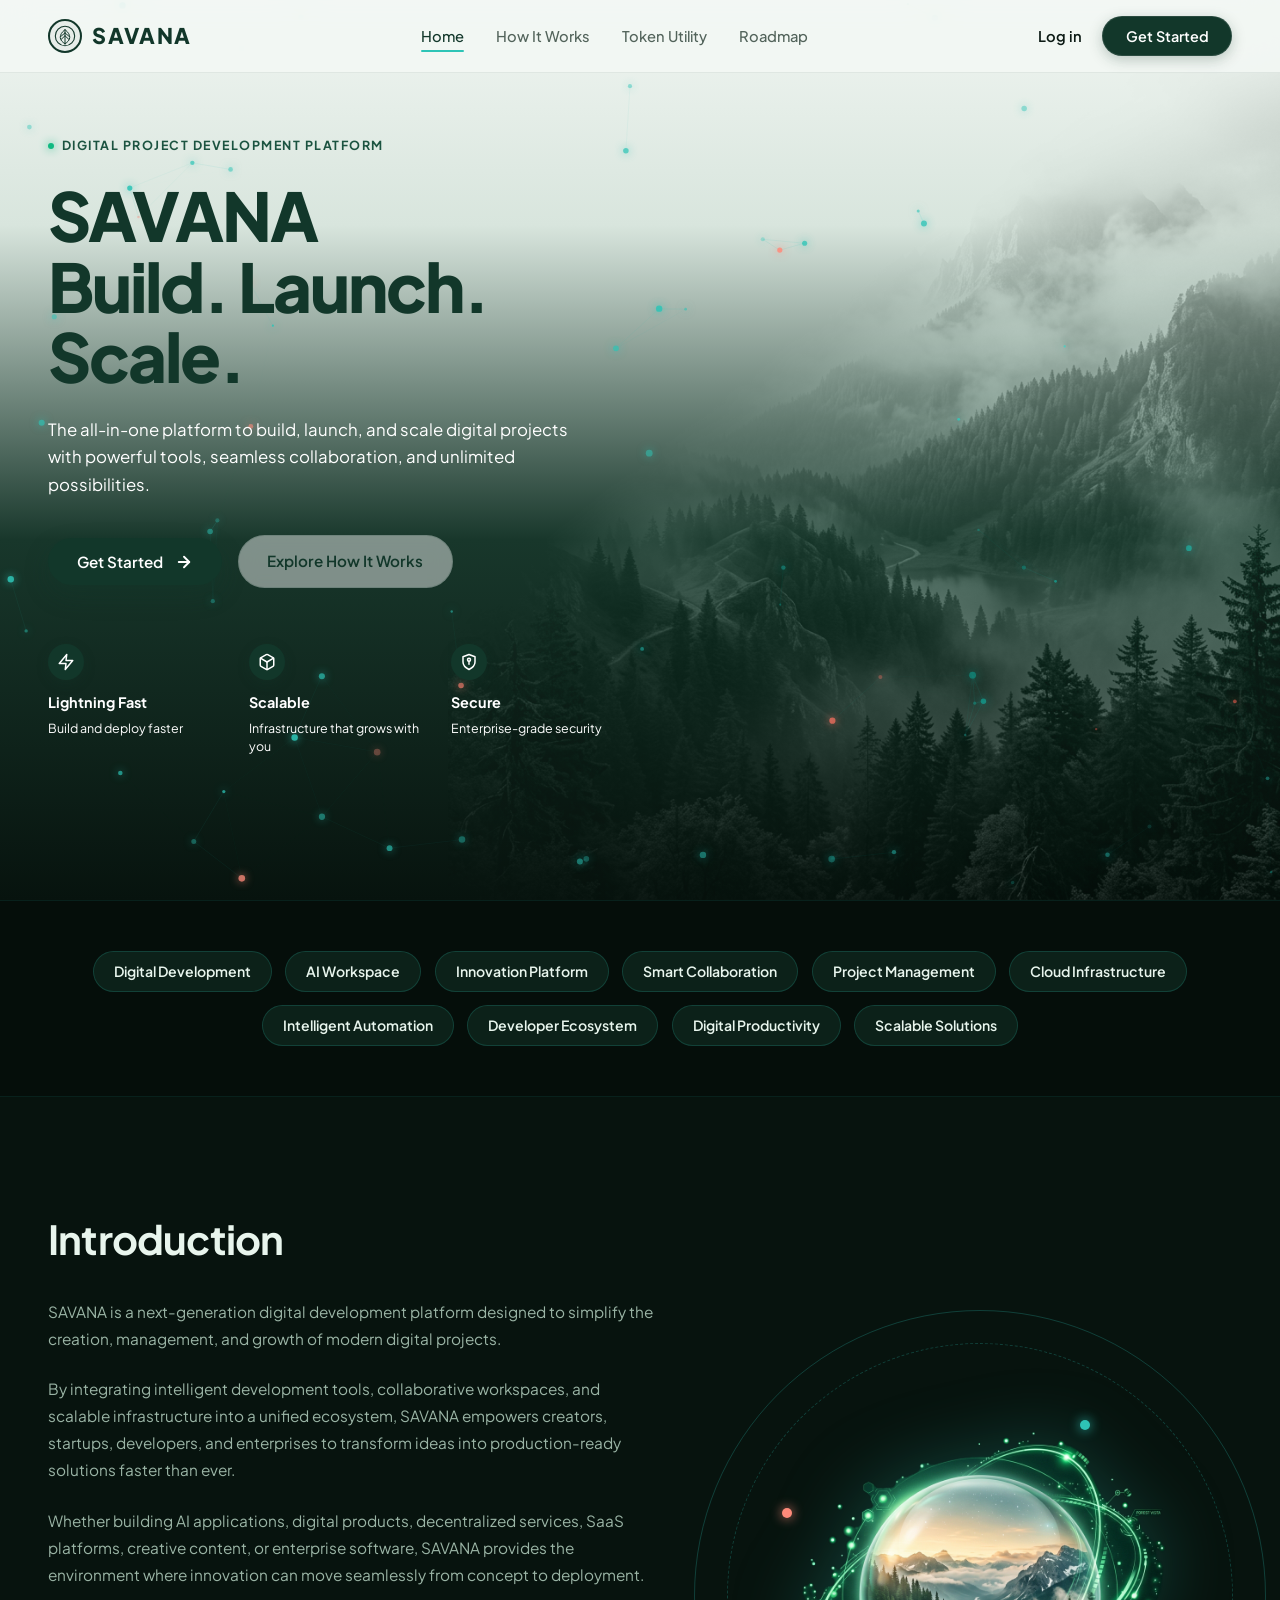
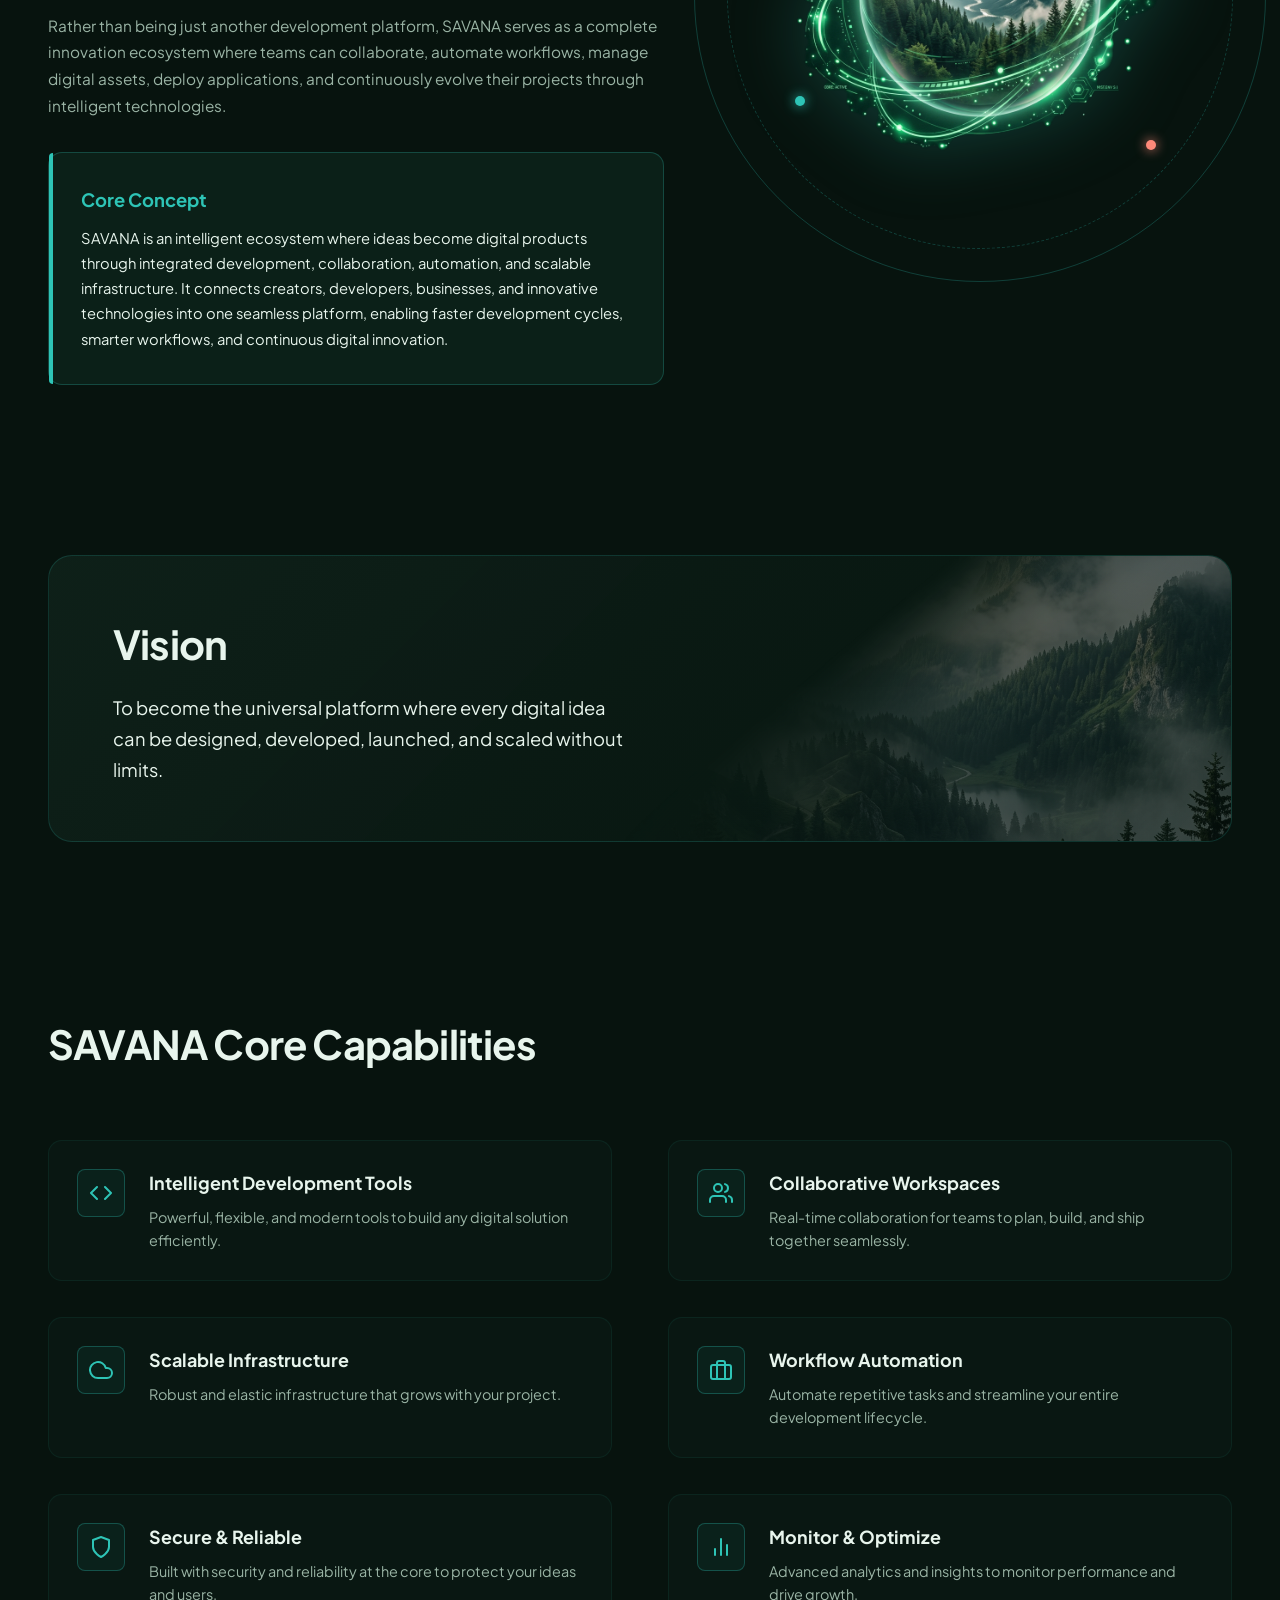
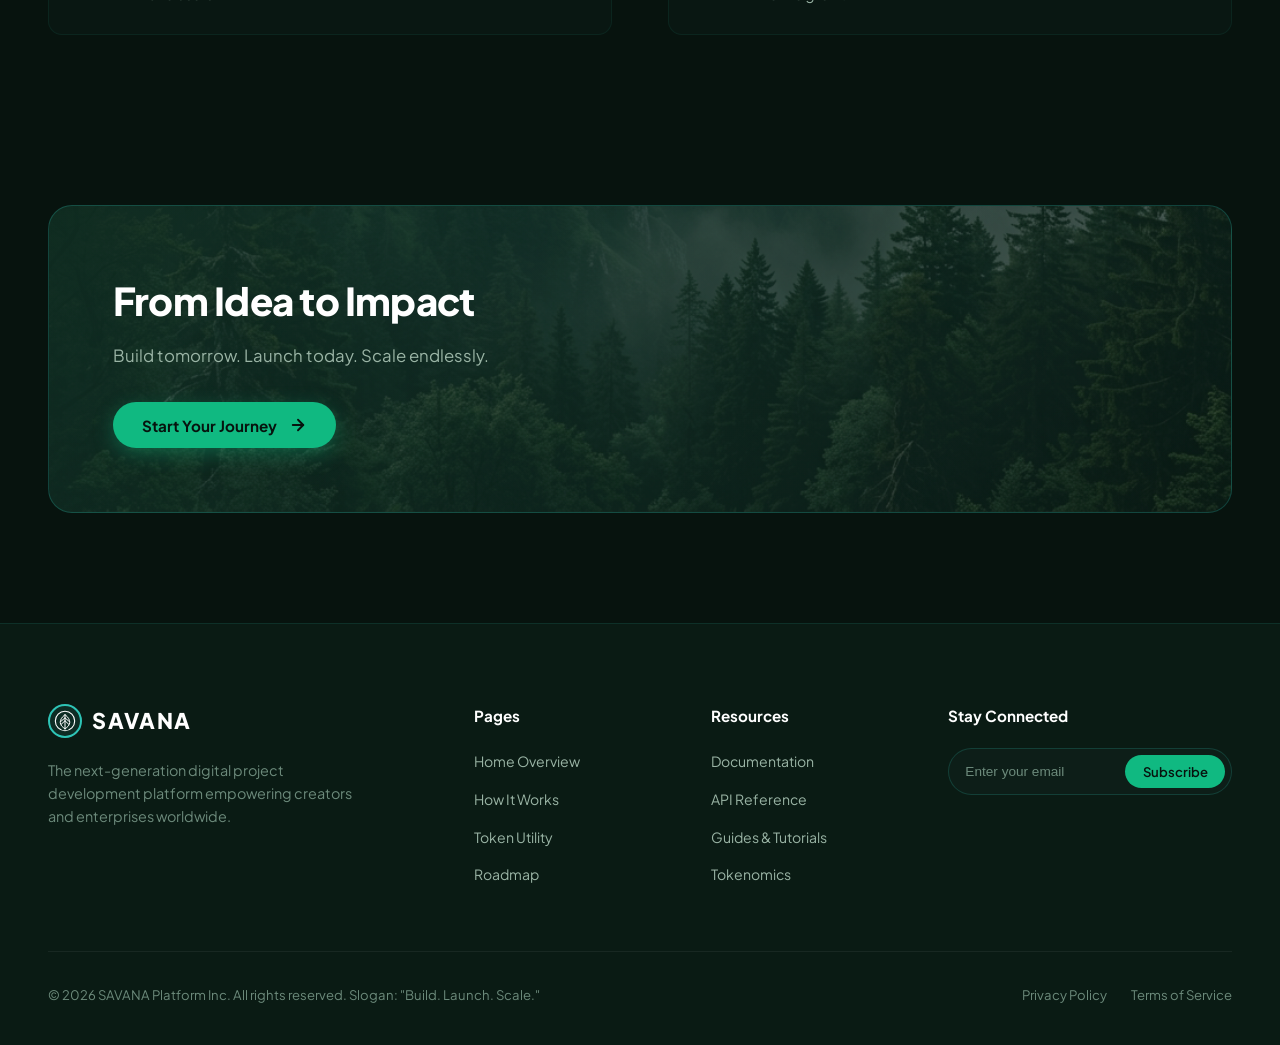
<file: index.html>
<!DOCTYPE html>
<html lang="en">
<head>
  <meta charset="UTF-8">
  <meta name="viewport" content="width=device-width, initial-scale=1.0">
  <meta name="virtual-protocol-site-verification" content="3bbd65cb1d0b9074497375351c12076a" />
  <title>SAVANA - Build. Launch. Scale. | Digital Project Development Platform</title>
  <meta name="description" content="The all-in-one platform to build, launch, and scale digital projects with powerful tools, seamless collaboration, and unlimited possibilities.">
  
  <!-- Favicon -->
  <link rel="icon" type="image/svg+xml" href="assets/favicon.svg">
  <link rel="icon" type="image/png" sizes="32x32" href="assets/favicon.png">
  <link rel="apple-touch-icon" sizes="180x180" href="assets/apple-touch-icon.png">
  
  <!-- Google Fonts -->
  <link rel="preconnect" href="https://fonts.googleapis.com">
  <link rel="preconnect" href="https://fonts.gstatic.com" crossorigin>
  <link href="https://fonts.googleapis.com/css2?family=Plus+Jakarta+Sans:ital,wght@0,300;0,400;0,500;0,600;0,700;0,800;1,400&display=swap" rel="stylesheet">
  
  <!-- Main CSS -->
  <link rel="stylesheet" href="style.css">
</head>
<body>

  <!-- SITE HEADER / NAVBAR -->
  <header class="site-header" id="site-header">
    <div class="container header-container">
      <!-- Logo -->
      <a href="index.html" class="brand-logo" id="brand-logo">
        <div class="logo-icon">
          <svg width="22" height="22" viewBox="0 0 100 100" fill="none" stroke="currentColor" stroke-width="4.5" stroke-linecap="round" stroke-linejoin="round">
            <circle cx="50" cy="50" r="44" stroke-width="5" />
            <line x1="50" y1="85" x2="50" y2="21" />
            <path d="M 50 85 C 22 70 20 45 50 21 C 80 45 78 70 50 85 Z" />
            <line x1="50" y1="36" x2="31" y2="52" />
            <line x1="50" y1="49" x2="33" y2="65" />
            <line x1="50" y1="36" x2="69" y2="52" />
            <line x1="50" y1="49" x2="67" y2="65" />
          </svg>
        </div>
        <span>SAVANA</span>
      </a>

      <!-- Navigation Links -->
      <nav>
        <ul class="nav-menu">
          <li><a href="index.html" class="nav-link active">Home</a></li>
          <li><a href="how-it-works.html" class="nav-link">How It Works</a></li>
          <li><a href="tokenomics.html" class="nav-link">Token Utility</a></li>
          <li><a href="roadmap.html" class="nav-link">Roadmap</a></li>
        </ul>
      </nav>

      <!-- Action Buttons -->
      <div class="nav-actions">
        <button class="btn-login" id="open-login-btn">Log in</button>
        <button class="btn-primary" id="open-signup-btn">Get Started</button>
      </div>

      <!-- Mobile Toggle -->
      <div class="mobile-toggle" id="mobile-toggle" aria-label="Toggle Navigation">
        <span></span>
        <span></span>
        <span></span>
      </div>
    </div>
  </header>

  <!-- MAIN CONTENT -->
  <main>

    <!-- HERO SECTION -->
    <section class="hero-wrapper" id="hero">
      <canvas id="hero-canvas" class="hero-bg-canvas"></canvas>
      <div class="hero-image-overlay"></div>

      <div class="container">
        <div class="hero-content">
          <!-- Subtitle / Badge -->
          <div class="hero-badge">
            <span class="badge-pulse"></span>
            DIGITAL PROJECT DEVELOPMENT PLATFORM
          </div>

          <!-- Main Title & Tagline -->
          <h1 class="hero-title">
            <span>SAVANA</span>
            <span>Build. Launch.</span>
            <span>Scale.</span>
          </h1>

          <!-- Description -->
          <p class="hero-description">
            The all-in-one platform to build, launch, and scale digital projects with powerful tools, seamless collaboration, and unlimited possibilities.
          </p>

          <!-- Buttons -->
          <div class="hero-actions">
            <button class="btn-hero-primary trigger-auth" data-action="Get Started">
              Get Started
              <svg width="18" height="18" viewBox="0 0 24 24" fill="none" stroke="currentColor" stroke-width="2.5" stroke-linecap="round" stroke-linejoin="round">
                <line x1="5" y1="12" x2="19" y2="12"></line>
                <polyline points="12 5 19 12 12 19"></polyline>
              </svg>
            </button>
            <a href="how-it-works.html" class="btn-hero-secondary">
              Explore How It Works
            </a>
          </div>

          <!-- Feature Callouts (3 Badges) -->
          <div class="hero-features">
            <!-- Lightning Fast -->
            <div class="feature-badge-item">
              <div class="feature-icon-wrapper">
                <svg width="18" height="18" viewBox="0 0 24 24" fill="none" stroke="currentColor" stroke-width="2" stroke-linecap="round" stroke-linejoin="round">
                  <polygon points="13 2 3 14 12 14 11 22 21 10 12 10 13 2"></polygon>
                </svg>
              </div>
              <h3 class="feature-badge-title">Lightning Fast</h3>
              <p class="feature-badge-desc">Build and deploy faster</p>
            </div>

            <!-- Scalable -->
            <div class="feature-badge-item">
              <div class="feature-icon-wrapper">
                <svg width="18" height="18" viewBox="0 0 24 24" fill="none" stroke="currentColor" stroke-width="2" stroke-linecap="round" stroke-linejoin="round">
                  <path d="M21 16V8a2 2 0 0 0-1-1.73l-7-4a2 2 0 0 0-2 0l-7 4A2 2 0 0 0 3 8v8a2 2 0 0 0 1 1.73l7 4a2 2 0 0 0 2 0l7-4A2 2 0 0 0 21 16z"></path>
                  <polyline points="3.27 6.96 12 12.01 20.73 6.96"></polyline>
                  <line x1="12" y1="22.08" x2="12" y2="12"></line>
                </svg>
              </div>
              <h3 class="feature-badge-title">Scalable</h3>
              <p class="feature-badge-desc">Infrastructure that grows with you</p>
            </div>

            <!-- Secure -->
            <div class="feature-badge-item">
              <div class="feature-icon-wrapper">
                <svg width="18" height="18" viewBox="0 0 24 24" fill="none" stroke="currentColor" stroke-width="2" stroke-linecap="round" stroke-linejoin="round">
                  <path d="M12 22s8-4 8-10V5l-8-3-8 3v7c0 6 8 10 8 10z"></path>
                  <path d="M12 11a2 2 0 1 0 0-4 2 2 0 0 0 0 4z"></path>
                  <path d="M12 11v4"></path>
                </svg>
              </div>
              <h3 class="feature-badge-title">Secure</h3>
              <p class="feature-badge-desc">Enterprise-grade security</p>
            </div>
          </div>

        </div>
      </div>
    </section>

    <!-- ECOSYSTEM KEYWORDS BADGES -->
    <section class="keywords-section">
      <div class="container">
        <div class="keywords-cloud">
          <span class="keyword-badge">Digital Development</span>
          <span class="keyword-badge">AI Workspace</span>
          <span class="keyword-badge">Innovation Platform</span>
          <span class="keyword-badge">Smart Collaboration</span>
          <span class="keyword-badge">Project Management</span>
          <span class="keyword-badge">Cloud Infrastructure</span>
          <span class="keyword-badge">Intelligent Automation</span>
          <span class="keyword-badge">Developer Ecosystem</span>
          <span class="keyword-badge">Digital Productivity</span>
          <span class="keyword-badge">Scalable Solutions</span>
        </div>
      </div>
    </section>

    <!-- INTRODUCTION SECTION -->
    <section class="section-intro" id="platform">
      <div class="container">
        <div class="intro-grid">
          
          <!-- Text Column -->
          <div class="intro-text-content">
            <h2 class="section-title">Introduction</h2>
            
            <p>SAVANA is a next-generation digital development platform designed to simplify the creation, management, and growth of modern digital projects.</p>
            
            <p>By integrating intelligent development tools, collaborative workspaces, and scalable infrastructure into a unified ecosystem, SAVANA empowers creators, startups, developers, and enterprises to transform ideas into production-ready solutions faster than ever.</p>
            
            <p>Whether building AI applications, digital products, decentralized services, SaaS platforms, creative content, or enterprise software, SAVANA provides the environment where innovation can move seamlessly from concept to deployment.</p>
            
            <p>Rather than being just another development platform, SAVANA serves as a complete innovation ecosystem where teams can collaborate, automate workflows, manage digital assets, deploy applications, and continuously evolve their projects through intelligent technologies.</p>

            <!-- Core Concept Box -->
            <div class="concept-box">
              <h3 class="concept-title">Core Concept</h3>
              <p style="margin:0; font-size:0.92rem; color:var(--color-text-dark-main); line-height:1.7;">
                SAVANA is an intelligent ecosystem where ideas become digital products through integrated development, collaboration, automation, and scalable infrastructure. It connects creators, developers, businesses, and innovative technologies into one seamless platform, enabling faster development cycles, smarter workflows, and continuous digital innovation.
              </p>
            </div>
          </div>

          <!-- Globe Graphic Column -->
          <div class="intro-visual-wrapper">
            <div class="orb-display-card">
              <!-- Outer CSS Rings & Nodes -->
              <div class="orbital-ring ring-1"></div>
              <div class="orbital-ring ring-2"></div>
              <div class="orbital-node" style="top: 10%; right: 25%;"></div>
              <div class="orbital-node coral" style="bottom: 15%; right: 10%;"></div>
              <div class="orbital-node" style="bottom: 25%; left: 8%;"></div>
              <div class="orbital-node coral" style="top: 30%; left: 5%;"></div>
              
              <!-- Orbital Globe Orb Image -->
              <img src="assets/globe_orb.png" alt="SAVANA Ecosystem Orbital Orb" class="orb-img">
            </div>
          </div>

        </div>
      </div>
    </section>

    <!-- VISION SECTION -->
    <section class="section-vision">
      <div class="container">
        <div class="vision-card">
          <div class="vision-bg-art"></div>
          <div class="vision-content">
            <h2 class="section-title">Vision</h2>
            <p class="vision-text">
              To become the universal platform where every digital idea can be designed, developed, launched, and scaled without limits.
            </p>
          </div>
        </div>
      </div>
    </section>

    <!-- SAVANA CORE CAPABILITIES -->
    <section class="section-capabilities">
      <div class="container">
        <div class="capabilities-header">
          <h2 class="section-title">SAVANA Core Capabilities</h2>
        </div>

        <div class="capabilities-grid">
          
          <!-- 1. Intelligent Development Tools -->
          <div class="capability-card" data-capability="Intelligent Development Tools">
            <div class="capability-icon">
              <svg width="24" height="24" viewBox="0 0 24 24" fill="none" stroke="currentColor" stroke-width="2" stroke-linecap="round" stroke-linejoin="round">
                <polyline points="16 18 22 12 16 6"></polyline>
                <polyline points="8 6 2 12 8 18"></polyline>
              </svg>
            </div>
            <div class="capability-body">
              <h3 class="capability-title">Intelligent Development Tools</h3>
              <p class="capability-desc">Powerful, flexible, and modern tools to build any digital solution efficiently.</p>
            </div>
          </div>

          <!-- 2. Collaborative Workspaces -->
          <div class="capability-card" data-capability="Collaborative Workspaces">
            <div class="capability-icon">
              <svg width="24" height="24" viewBox="0 0 24 24" fill="none" stroke="currentColor" stroke-width="2" stroke-linecap="round" stroke-linejoin="round">
                <path d="M17 21v-2a4 4 0 0 0-4-4H5a4 4 0 0 0-4 4v2"></path>
                <circle cx="9" cy="7" r="4"></circle>
                <path d="M23 21v-2a4 4 0 0 0-3-3.87"></path>
                <path d="M16 3.13a4 4 0 0 1 0 7.75"></path>
              </svg>
            </div>
            <div class="capability-body">
              <h3 class="capability-title">Collaborative Workspaces</h3>
              <p class="capability-desc">Real-time collaboration for teams to plan, build, and ship together seamlessly.</p>
            </div>
          </div>

          <!-- 3. Scalable Infrastructure -->
          <div class="capability-card" data-capability="Scalable Infrastructure">
            <div class="capability-icon">
              <svg width="24" height="24" viewBox="0 0 24 24" fill="none" stroke="currentColor" stroke-width="2" stroke-linecap="round" stroke-linejoin="round">
                <path d="M18 10h-1.26A8 8 0 1 0 9 20h9a5 5 0 0 0 0-10z"></path>
              </svg>
            </div>
            <div class="capability-body">
              <h3 class="capability-title">Scalable Infrastructure</h3>
              <p class="capability-desc">Robust and elastic infrastructure that grows with your project.</p>
            </div>
          </div>

          <!-- 4. Workflow Automation -->
          <div class="capability-card" data-capability="Workflow Automation">
            <div class="capability-icon">
              <svg width="24" height="24" viewBox="0 0 24 24" fill="none" stroke="currentColor" stroke-width="2" stroke-linecap="round" stroke-linejoin="round">
                <rect x="2" y="7" width="20" height="14" rx="2" ry="2"></rect>
                <path d="M16 21V5a2 2 0 0 0-2-2h-4a2 2 0 0 0-2 2v16"></path>
              </svg>
            </div>
            <div class="capability-body">
              <h3 class="capability-title">Workflow Automation</h3>
              <p class="capability-desc">Automate repetitive tasks and streamline your entire development lifecycle.</p>
            </div>
          </div>

          <!-- 5. Secure & Reliable -->
          <div class="capability-card" data-capability="Secure & Reliable">
            <div class="capability-icon">
              <svg width="24" height="24" viewBox="0 0 24 24" fill="none" stroke="currentColor" stroke-width="2" stroke-linecap="round" stroke-linejoin="round">
                <path d="M12 22s8-4 8-10V5l-8-3-8 3v7c0 6 8 10 8 10z"></path>
              </svg>
            </div>
            <div class="capability-body">
              <h3 class="capability-title">Secure & Reliable</h3>
              <p class="capability-desc">Built with security and reliability at the core to protect your ideas and users.</p>
            </div>
          </div>

          <!-- 6. Monitor & Optimize -->
          <div class="capability-card" data-capability="Monitor & Optimize">
            <div class="capability-icon">
              <svg width="24" height="24" viewBox="0 0 24 24" fill="none" stroke="currentColor" stroke-width="2" stroke-linecap="round" stroke-linejoin="round">
                <line x1="18" y1="20" x2="18" y2="10"></line>
                <line x1="12" y1="20" x2="12" y2="4"></line>
                <line x1="6" y1="20" x2="6" y2="14"></line>
              </svg>
            </div>
            <div class="capability-body">
              <h3 class="capability-title">Monitor & Optimize</h3>
              <p class="capability-desc">Advanced analytics and insights to monitor performance and drive growth.</p>
            </div>
          </div>

        </div>
      </div>
    </section>

    <!-- FROM IDEA TO IMPACT CTA BANNER -->
    <section class="section-cta">
      <div class="container">
        <div class="cta-banner-card">
          <div class="cta-bg-artwork"></div>
          <div class="cta-content">
            <h2 class="cta-title">From Idea to Impact</h2>
            <p class="cta-subtitle">Build tomorrow. Launch today. Scale endlessly.</p>
            <button class="btn-cta-green trigger-auth" data-action="Start Your Journey">
              Start Your Journey
              <svg width="18" height="18" viewBox="0 0 24 24" fill="none" stroke="currentColor" stroke-width="2.5" stroke-linecap="round" stroke-linejoin="round">
                <line x1="5" y1="12" x2="19" y2="12"></line>
                <polyline points="12 5 19 12 12 19"></polyline>
              </svg>
            </button>
          </div>
        </div>
      </div>
    </section>

  </main>

  <!-- FOOTER -->
  <footer class="site-footer">
    <div class="container">
      <div class="footer-grid">
        
        <div class="footer-brand">
          <a href="index.html" class="brand-logo footer-logo">
            <div class="logo-icon">
              <svg width="22" height="22" viewBox="0 0 100 100" fill="none" stroke="currentColor" stroke-width="4.5" stroke-linecap="round" stroke-linejoin="round">
                <circle cx="50" cy="50" r="44" stroke-width="5" />
                <line x1="50" y1="85" x2="50" y2="21" />
                <path d="M 50 85 C 22 70 20 45 50 21 C 80 45 78 70 50 85 Z" />
                <line x1="50" y1="36" x2="31" y2="52" />
                <line x1="50" y1="49" x2="33" y2="65" />
                <line x1="50" y1="36" x2="69" y2="52" />
                <line x1="50" y1="49" x2="67" y2="65" />
              </svg>
            </div>
            <span>SAVANA</span>
          </a>
          <p class="footer-tagline">
            The next-generation digital project development platform empowering creators and enterprises worldwide.
          </p>
        </div>

        <div>
          <h4 class="footer-heading">Pages</h4>
          <ul class="footer-links">
            <li><a href="index.html">Home Overview</a></li>
            <li><a href="how-it-works.html">How It Works</a></li>
            <li><a href="tokenomics.html">Token Utility</a></li>
            <li><a href="roadmap.html">Roadmap</a></li>
          </ul>
        </div>

        <div>
          <h4 class="footer-heading">Resources</h4>
          <ul class="footer-links">
            <li><a href="roadmap.html">Documentation</a></li>
            <li><a href="how-it-works.html">API Reference</a></li>
            <li><a href="how-it-works.html">Guides & Tutorials</a></li>
            <li><a href="tokenomics.html">Tokenomics</a></li>
          </ul>
        </div>

        <div>
          <h4 class="footer-heading">Stay Connected</h4>
          <form class="newsletter-form" id="newsletter-form">
            <div class="newsletter-input-group">
              <input type="email" placeholder="Enter your email" required>
              <button type="submit" class="btn-subscribe">Subscribe</button>
            </div>
          </form>
        </div>

      </div>

      <div class="footer-bottom">
        <p>&copy; 2026 SAVANA Platform Inc. All rights reserved. Slogan: "Build. Launch. Scale."</p>
        <div style="display: flex; gap: 1.5rem;">
          <a href="#" style="color: inherit;">Privacy Policy</a>
          <a href="#" style="color: inherit;">Terms of Service</a>
        </div>
      </div>
    </div>
  </footer>

  <!-- AUTH MODAL -->
  <div class="modal-overlay" id="auth-modal">
    <div class="modal-box">
      <button class="modal-close" id="modal-close-btn">&times;</button>
      <h3 class="modal-title" id="modal-title">Get Started with SAVANA</h3>
      <p class="modal-subtitle" id="modal-subtitle">Enter your details to create your developer workspace.</p>
      
      <form id="auth-form">
        <div class="form-group">
          <label for="input-email">Email Address</label>
          <input type="email" id="input-email" class="form-control" placeholder="name@company.com" required>
        </div>
        <div class="form-group">
          <label for="input-password">Password</label>
          <input type="password" id="input-password" class="form-control" placeholder="••••••••••••" required>
        </div>
        <button type="submit" class="btn-form-submit" id="modal-submit-btn">Create Free Account</button>
      </form>
    </div>
  </div>

  <div class="toast-container" id="toast-container"></div>
  <script src="script.js"></script>
</body>
</html>
</file>
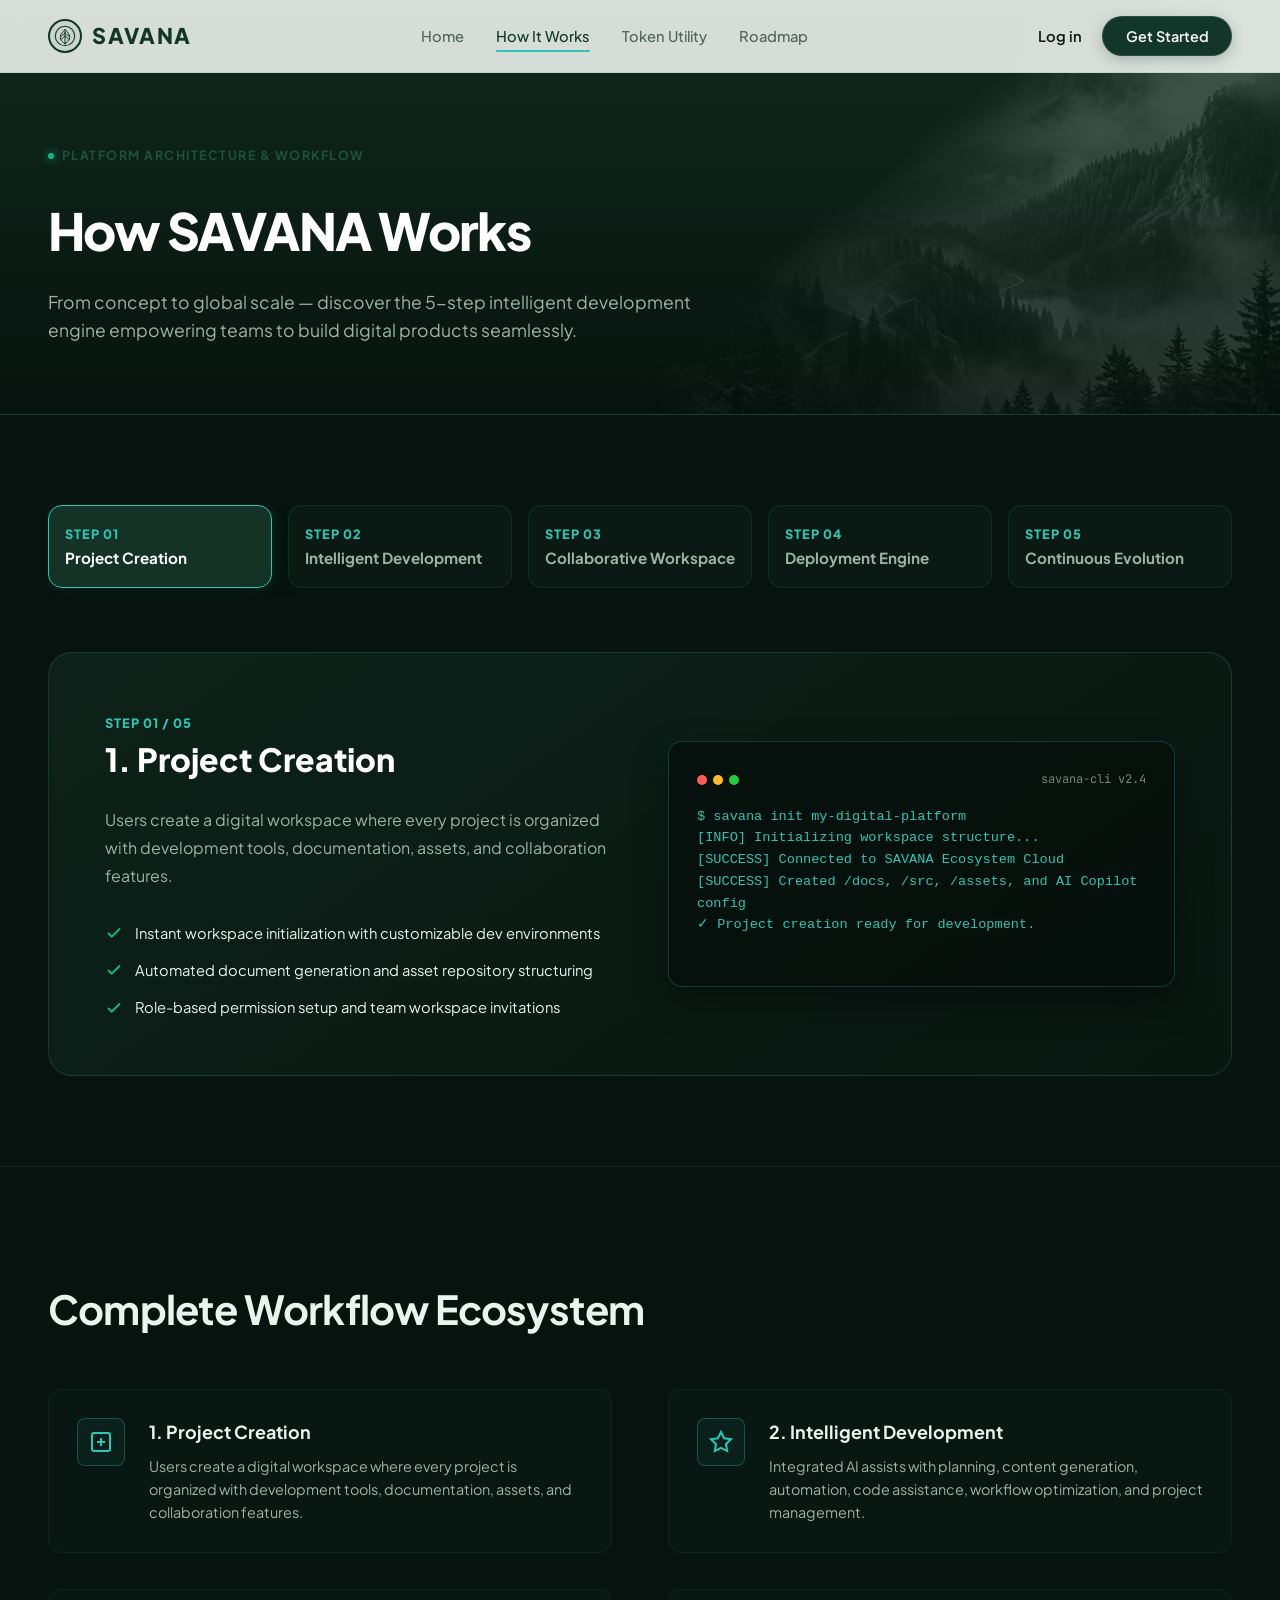
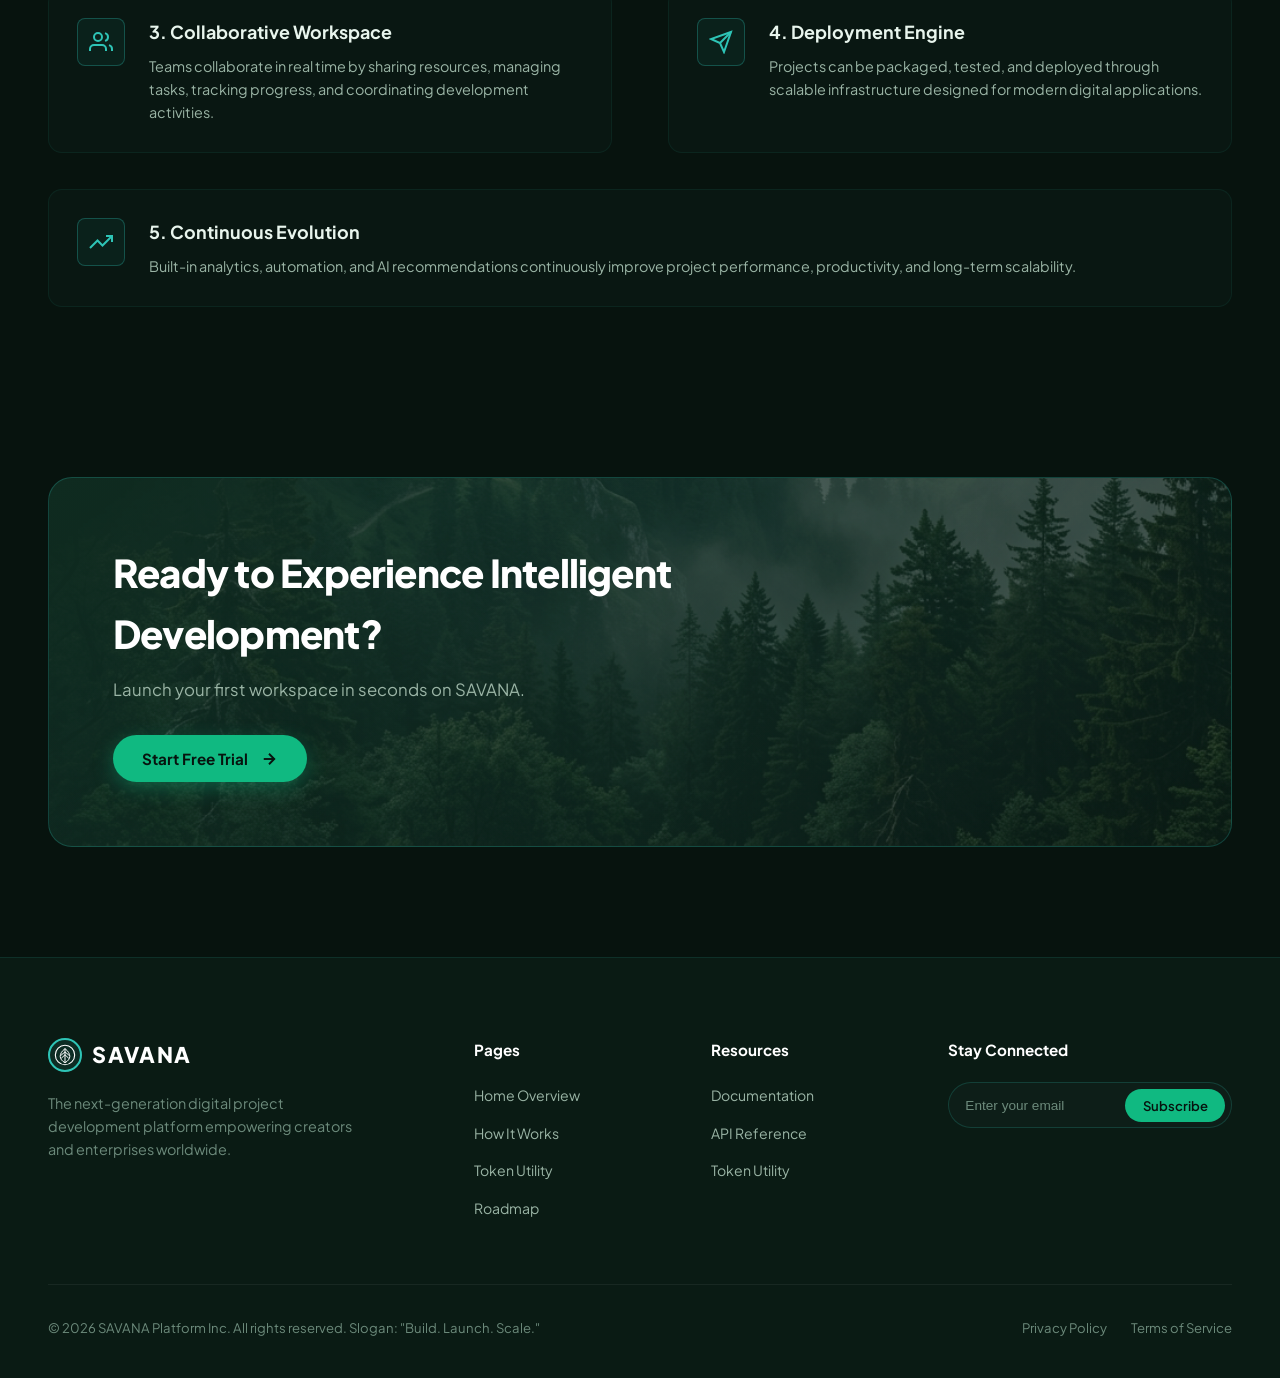
<file: how-it-works.html>
<!DOCTYPE html>
<html lang="en">
<head>
  <meta charset="UTF-8">
  <meta name="viewport" content="width=device-width, initial-scale=1.0">
  <title>How It Works - SAVANA | Digital Project Development Platform</title>
  <meta name="description" content="Discover how SAVANA transforms ideas into production-ready digital products through an integrated 5-step workflow.">
  
  <!-- Favicon -->
  <link rel="icon" type="image/svg+xml" href="assets/favicon.svg">
  <link rel="icon" type="image/png" sizes="32x32" href="assets/favicon.png">
  <link rel="apple-touch-icon" sizes="180x180" href="assets/apple-touch-icon.png">
  
  <!-- Google Fonts -->
  <link rel="preconnect" href="https://fonts.googleapis.com">
  <link rel="preconnect" href="https://fonts.gstatic.com" crossorigin>
  <link href="https://fonts.googleapis.com/css2?family=Plus+Jakarta+Sans:ital,wght@0,300;0,400;0,500;0,600;0,700;0,800;1,400&family=JetBrains+Mono:wght@400;600&display=swap" rel="stylesheet">
  
  <!-- Main CSS -->
  <link rel="stylesheet" href="style.css">
</head>
<body>

  <!-- SITE HEADER / NAVBAR -->
  <header class="site-header" id="site-header">
    <div class="container header-container">
      <a href="index.html" class="brand-logo" id="brand-logo">
        <div class="logo-icon">
          <svg width="22" height="22" viewBox="0 0 100 100" fill="none" stroke="currentColor" stroke-width="4.5" stroke-linecap="round" stroke-linejoin="round">
            <circle cx="50" cy="50" r="44" stroke-width="5" />
            <line x1="50" y1="85" x2="50" y2="21" />
            <path d="M 50 85 C 22 70 20 45 50 21 C 80 45 78 70 50 85 Z" />
            <line x1="50" y1="36" x2="31" y2="52" />
            <line x1="50" y1="49" x2="33" y2="65" />
            <line x1="50" y1="36" x2="69" y2="52" />
            <line x1="50" y1="49" x2="67" y2="65" />
          </svg>
        </div>
        <span>SAVANA</span>
      </a>

      <nav>
        <ul class="nav-menu">
          <li><a href="index.html" class="nav-link">Home</a></li>
          <li><a href="how-it-works.html" class="nav-link active">How It Works</a></li>
          <li><a href="tokenomics.html" class="nav-link">Token Utility</a></li>
          <li><a href="roadmap.html" class="nav-link">Roadmap</a></li>
        </ul>
      </nav>

      <div class="nav-actions">
        <button class="btn-login" id="open-login-btn">Log in</button>
        <button class="btn-primary" id="open-signup-btn">Get Started</button>
      </div>

      <div class="mobile-toggle" id="mobile-toggle" aria-label="Toggle Navigation">
        <span></span>
        <span></span>
        <span></span>
      </div>
    </div>
  </header>

  <main>
    <!-- SUBPAGE HERO BANNER -->
    <section class="subpage-hero">
      <div class="subpage-hero-bg"></div>
      <div class="container">
        <div class="hero-badge">
          <span class="badge-pulse"></span>
          PLATFORM ARCHITECTURE & WORKFLOW
        </div>
        <h1 class="subpage-title">How SAVANA Works</h1>
        <p class="subpage-subtitle">
          From concept to global scale — discover the 5-step intelligent development engine empowering teams to build digital products seamlessly.
        </p>
      </div>
    </section>

    <!-- INTERACTIVE WORKFLOW SECTION -->
    <section class="section-workflow">
      <div class="container">

        <!-- 5 Step Selector Tabs -->
        <div class="step-nav-bar" id="step-nav-bar">
          <button class="step-tab-btn active" data-step="1">
            <span class="step-num">Step 01</span>
            <span class="step-title-small">Project Creation</span>
          </button>
          <button class="step-tab-btn" data-step="2">
            <span class="step-num">Step 02</span>
            <span class="step-title-small">Intelligent Development</span>
          </button>
          <button class="step-tab-btn" data-step="3">
            <span class="step-num">Step 03</span>
            <span class="step-title-small">Collaborative Workspace</span>
          </button>
          <button class="step-tab-btn" data-step="4">
            <span class="step-num">Step 04</span>
            <span class="step-title-small">Deployment Engine</span>
          </button>
          <button class="step-tab-btn" data-step="5">
            <span class="step-num">Step 05</span>
            <span class="step-title-small">Continuous Evolution</span>
          </button>
        </div>

        <!-- Step Detail Content Display -->
        <div class="workflow-detail-card" id="workflow-display-card">

          <div class="step-display-info">
            <span class="step-num" id="step-active-num">Step 01 / 05</span>
            <h3 id="step-active-title">1. Project Creation</h3>
            <p id="step-active-desc">
              Users create a digital workspace where every project is organized with development tools, documentation, assets, and collaboration features.
            </p>

            <ul class="step-features-list" id="step-active-features">
              <li>
                <svg width="18" height="18" viewBox="0 0 24 24" fill="none" stroke="currentColor" stroke-width="2.5">
                  <polyline points="20 6 9 17 4 12"></polyline>
                </svg>
                Instant workspace initialization with customizable dev environments
              </li>
              <li>
                <svg width="18" height="18" viewBox="0 0 24 24" fill="none" stroke="currentColor" stroke-width="2.5">
                  <polyline points="20 6 9 17 4 12"></polyline>
                </svg>
                Automated document generation and asset repository structuring
              </li>
              <li>
                <svg width="18" height="18" viewBox="0 0 24 24" fill="none" stroke="currentColor" stroke-width="2.5">
                  <polyline points="20 6 9 17 4 12"></polyline>
                </svg>
                Role-based permission setup and team workspace invitations
              </li>
            </ul>
          </div>

          <!-- Code / Visual Mock Window -->
          <div class="step-mock-graphic">
            <div style="display:flex; align-items:center; gap:6px; margin-bottom:1rem;">
              <span style="width:10px; height:10px; border-radius:50%; background:#ff5f56; display:inline-block;"></span>
              <span style="width:10px; height:10px; border-radius:50%; background:#ffbd2e; display:inline-block;"></span>
              <span style="width:10px; height:10px; border-radius:50%; background:#27c93f; display:inline-block;"></span>
              <span style="margin-left: auto; font-size: 0.75rem; color: var(--color-text-dark-sub);">savana-cli v2.4</span>
            </div>
            <pre id="step-code-preview" style="white-space: pre-wrap; line-height: 1.6;">
$ savana init my-digital-platform
[INFO] Initializing workspace structure...
[SUCCESS] Connected to SAVANA Ecosystem Cloud
[SUCCESS] Created /docs, /src, /assets, and AI Copilot config
✓ Project creation ready for development.
            </pre>
          </div>

        </div>

      </div>
    </section>

    <!-- ALL 5 STEPS GRID BREAKDOWN -->
    <section class="section-capabilities" style="border-top: 1px solid rgba(46, 196, 182, 0.12);">
      <div class="container">
        <h2 class="section-title" style="margin-bottom:3rem;">Complete Workflow Ecosystem</h2>

        <div class="capabilities-grid">
          <!-- Step 1 Card -->
          <div class="capability-card">
            <div class="capability-icon">
              <svg width="24" height="24" viewBox="0 0 24 24" fill="none" stroke="currentColor" stroke-width="2">
                <rect x="3" y="3" width="18" height="18" rx="2" ry="2"></rect>
                <line x1="12" y1="8" x2="12" y2="16"></line>
                <line x1="8" y1="12" x2="16" y2="12"></line>
              </svg>
            </div>
            <div class="capability-body">
              <h3 class="capability-title">1. Project Creation</h3>
              <p class="capability-desc">Users create a digital workspace where every project is organized with development tools, documentation, assets, and collaboration features.</p>
            </div>
          </div>

          <!-- Step 2 Card -->
          <div class="capability-card">
            <div class="capability-icon">
              <svg width="24" height="24" viewBox="0 0 24 24" fill="none" stroke="currentColor" stroke-width="2">
                <polygon points="12 2 15.09 8.26 22 9.27 17 14.14 18.18 21.02 12 17.77 5.82 21.02 7 14.14 2 9.27 8.91 8.26 12 2"></polygon>
              </svg>
            </div>
            <div class="capability-body">
              <h3 class="capability-title">2. Intelligent Development</h3>
              <p class="capability-desc">Integrated AI assists with planning, content generation, automation, code assistance, workflow optimization, and project management.</p>
            </div>
          </div>

          <!-- Step 3 Card -->
          <div class="capability-card">
            <div class="capability-icon">
              <svg width="24" height="24" viewBox="0 0 24 24" fill="none" stroke="currentColor" stroke-width="2">
                <path d="M17 21v-2a4 4 0 0 0-4-4H5a4 4 0 0 0-4 4v2"></path>
                <circle cx="9" cy="7" r="4"></circle>
                <path d="M23 21v-2a4 4 0 0 0-3-3.87"></path>
                <path d="M16 3.13a4 4 0 0 1 0 7.75"></path>
              </svg>
            </div>
            <div class="capability-body">
              <h3 class="capability-title">3. Collaborative Workspace</h3>
              <p class="capability-desc">Teams collaborate in real time by sharing resources, managing tasks, tracking progress, and coordinating development activities.</p>
            </div>
          </div>

          <!-- Step 4 Card -->
          <div class="capability-card">
            <div class="capability-icon">
              <svg width="24" height="24" viewBox="0 0 24 24" fill="none" stroke="currentColor" stroke-width="2">
                <line x1="22" y1="2" x2="11" y2="13"></line>
                <polygon points="22 2 15 22 11 13 2 9 22 2"></polygon>
              </svg>
            </div>
            <div class="capability-body">
              <h3 class="capability-title">4. Deployment Engine</h3>
              <p class="capability-desc">Projects can be packaged, tested, and deployed through scalable infrastructure designed for modern digital applications.</p>
            </div>
          </div>

          <!-- Step 5 Card -->
          <div class="capability-card" style="grid-column: span 2;">
            <div class="capability-icon">
              <svg width="24" height="24" viewBox="0 0 24 24" fill="none" stroke="currentColor" stroke-width="2">
                <polyline points="23 6 13.5 15.5 8.5 10.5 1 18"></polyline>
                <polyline points="17 6 23 6 23 12"></polyline>
              </svg>
            </div>
            <div class="capability-body">
              <h3 class="capability-title">5. Continuous Evolution</h3>
              <p class="capability-desc">Built-in analytics, automation, and AI recommendations continuously improve project performance, productivity, and long-term scalability.</p>
            </div>
          </div>

        </div>
      </div>
    </section>

    <!-- CTA BANNER -->
    <section class="section-cta">
      <div class="container">
        <div class="cta-banner-card">
          <div class="cta-bg-artwork"></div>
          <div class="cta-content">
            <h2 class="cta-title">Ready to Experience Intelligent Development?</h2>
            <p class="cta-subtitle">Launch your first workspace in seconds on SAVANA.</p>
            <button class="btn-cta-green trigger-auth" data-action="Get Started Now">
              Start Free Trial
              <svg width="18" height="18" viewBox="0 0 24 24" fill="none" stroke="currentColor" stroke-width="2.5">
                <line x1="5" y1="12" x2="19" y2="12"></line>
                <polyline points="12 5 19 12 12 19"></polyline>
              </svg>
            </button>
          </div>
        </div>
      </div>
    </section>
  </main>

  <!-- FOOTER -->
  <footer class="site-footer">
    <div class="container">
      <div class="footer-grid">
        <div class="footer-brand">
          <a href="index.html" class="brand-logo footer-logo">
            <div class="logo-icon">
              <svg width="22" height="22" viewBox="0 0 100 100" fill="none" stroke="currentColor" stroke-width="4.5">
                <circle cx="50" cy="50" r="44" stroke-width="5" />
                <line x1="50" y1="85" x2="50" y2="21" />
                <path d="M 50 85 C 22 70 20 45 50 21 C 80 45 78 70 50 85 Z" />
                <line x1="50" y1="36" x2="31" y2="52" />
                <line x1="50" y1="49" x2="33" y2="65" />
                <line x1="50" y1="36" x2="69" y2="52" />
                <line x1="50" y1="49" x2="67" y2="65" />
              </svg>
            </div>
            <span>SAVANA</span>
          </a>
          <p class="footer-tagline">
            The next-generation digital project development platform empowering creators and enterprises worldwide.
          </p>
        </div>

        <div>
          <h4 class="footer-heading">Pages</h4>
          <ul class="footer-links">
            <li><a href="index.html">Home Overview</a></li>
            <li><a href="how-it-works.html">How It Works</a></li>
            <li><a href="tokenomics.html">Token Utility</a></li>
            <li><a href="roadmap.html">Roadmap</a></li>
          </ul>
        </div>

        <div>
          <h4 class="footer-heading">Resources</h4>
          <ul class="footer-links">
            <li><a href="roadmap.html">Documentation</a></li>
            <li><a href="how-it-works.html">API Reference</a></li>
            <li><a href="tokenomics.html">Token Utility</a></li>
          </ul>
        </div>

        <div>
          <h4 class="footer-heading">Stay Connected</h4>
          <form class="newsletter-form" id="newsletter-form">
            <div class="newsletter-input-group">
              <input type="email" placeholder="Enter your email" required>
              <button type="submit" class="btn-subscribe">Subscribe</button>
            </div>
          </form>
        </div>
      </div>

      <div class="footer-bottom">
        <p>&copy; 2026 SAVANA Platform Inc. All rights reserved. Slogan: "Build. Launch. Scale."</p>
        <div style="display: flex; gap: 1.5rem;">
          <a href="#" style="color: inherit;">Privacy Policy</a>
          <a href="#" style="color: inherit;">Terms of Service</a>
        </div>
      </div>
    </div>
  </footer>

  <div class="modal-overlay" id="auth-modal">
    <div class="modal-box">
      <button class="modal-close" id="modal-close-btn">&times;</button>
      <h3 class="modal-title" id="modal-title">Get Started with SAVANA</h3>
      <p class="modal-subtitle" id="modal-subtitle">Enter your details to create your developer workspace.</p>
      <form id="auth-form">
        <div class="form-group">
          <label for="input-email">Email Address</label>
          <input type="email" id="input-email" class="form-control" placeholder="name@company.com" required>
        </div>
        <div class="form-group">
          <label for="input-password">Password</label>
          <input type="password" id="input-password" class="form-control" placeholder="••••••••••••" required>
        </div>
        <button type="submit" class="btn-form-submit" id="modal-submit-btn">Create Free Account</button>
      </form>
    </div>
  </div>

  <div class="toast-container" id="toast-container"></div>
  <script src="script.js"></script>
</body>
</html>
</file>
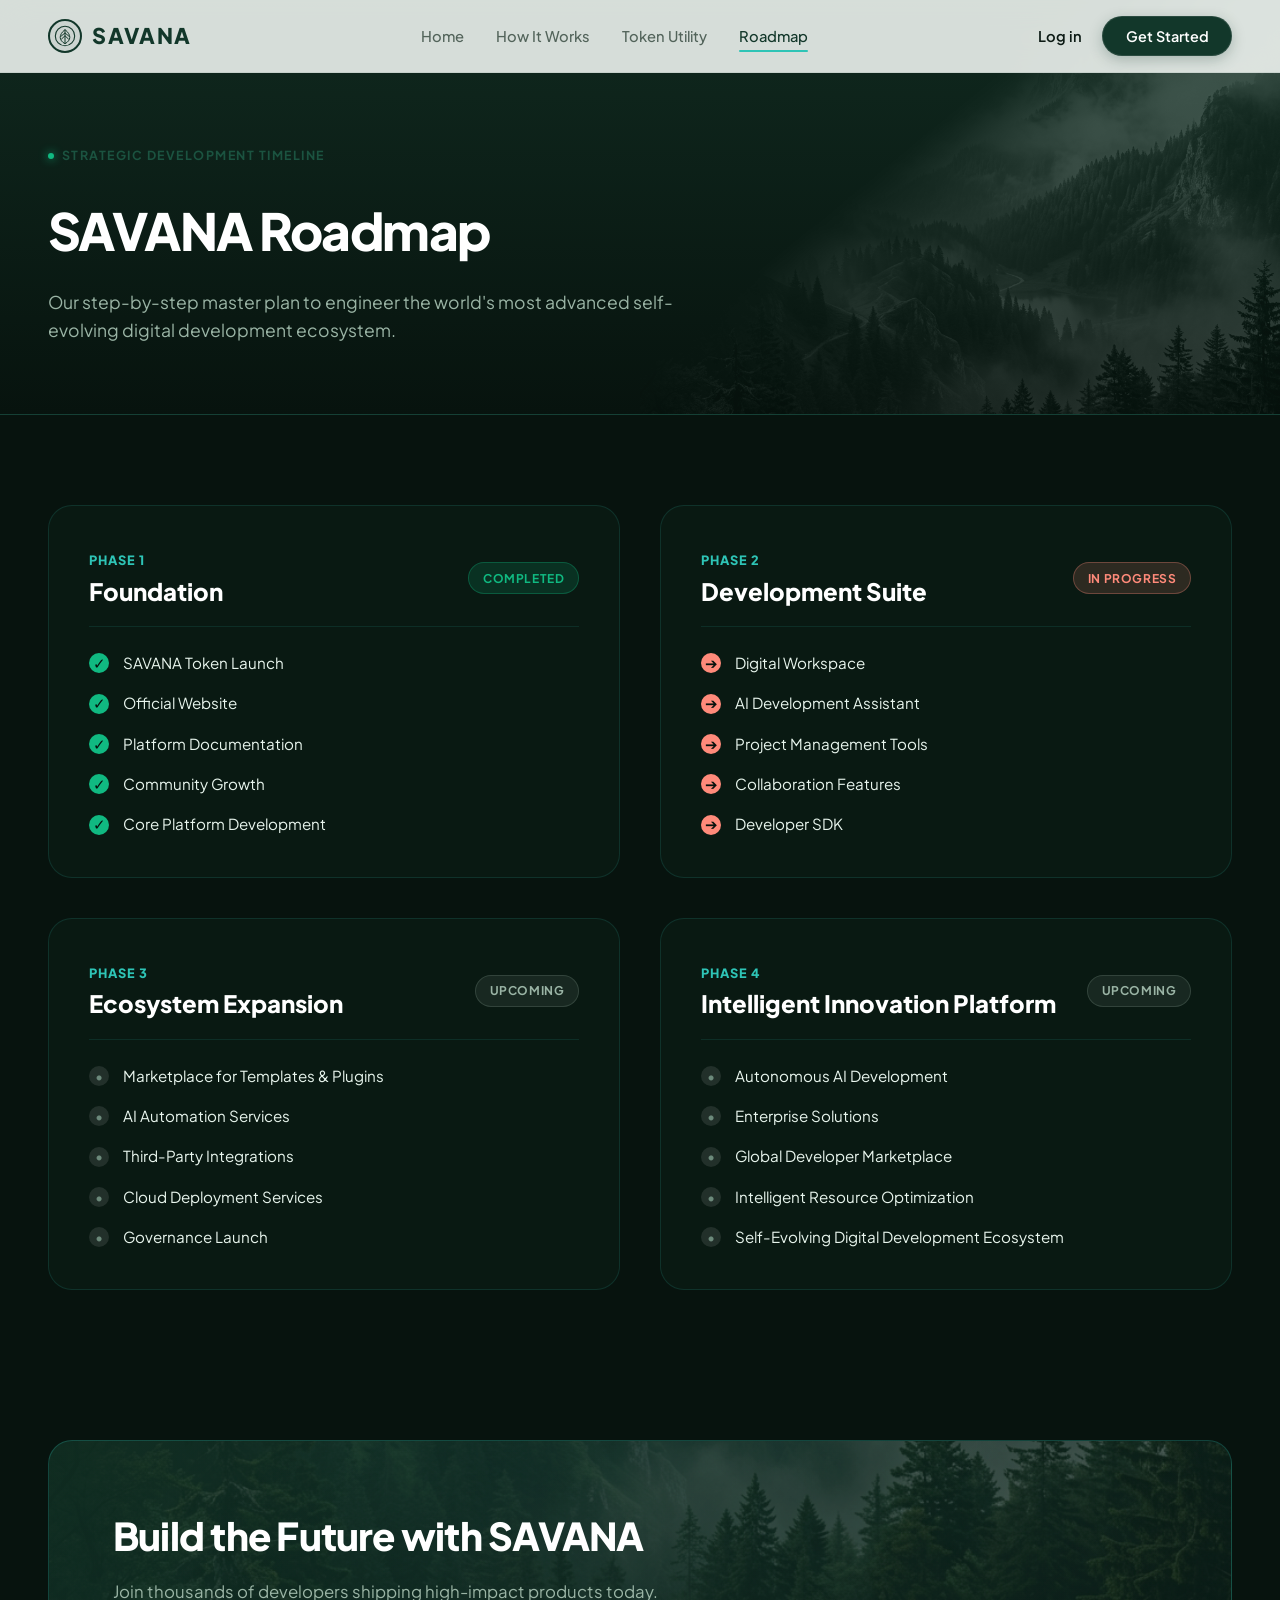
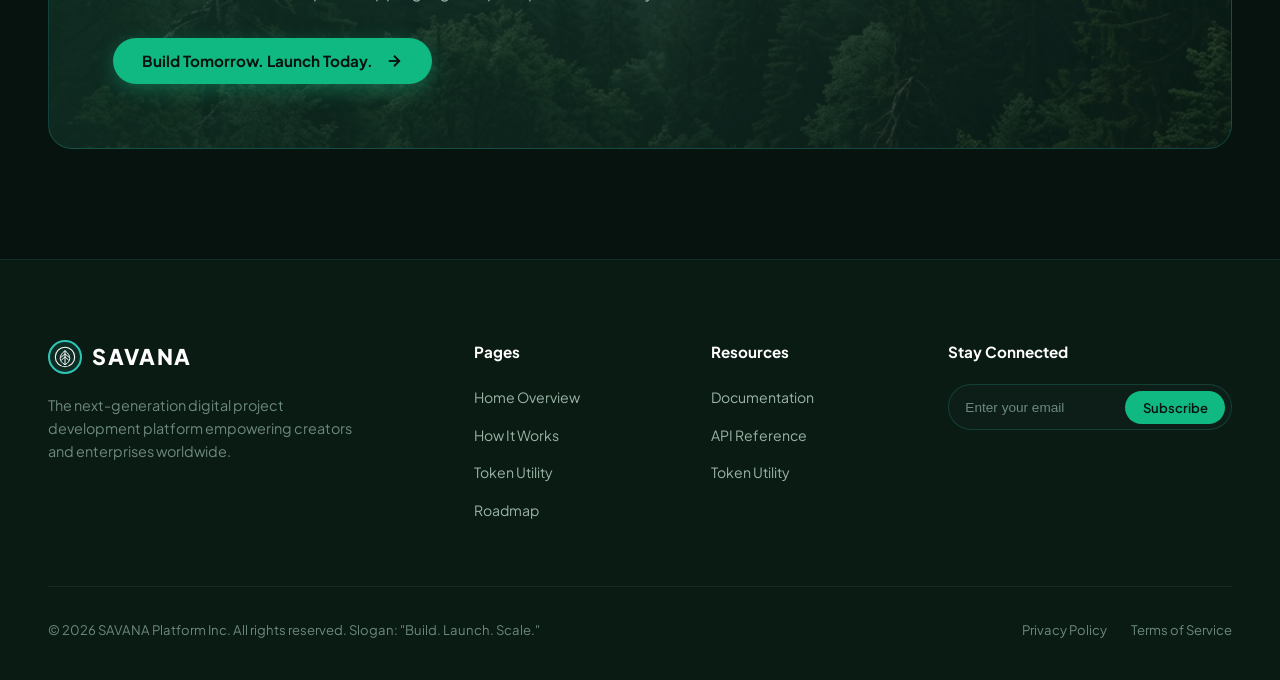
<file: roadmap.html>
<!DOCTYPE html>
<html lang="en">
<head>
  <meta charset="UTF-8">
  <meta name="viewport" content="width=device-width, initial-scale=1.0">
  <title>Roadmap - SAVANA | Strategic Milestone Timeline</title>
  <meta name="description" content="Explore SAVANA's 4-phase strategic roadmap from initial foundation and development suite to ecosystem expansion and autonomous AI innovation platform.">
  
  <!-- Favicon -->
  <link rel="icon" type="image/svg+xml" href="assets/favicon.svg">
  <link rel="icon" type="image/png" sizes="32x32" href="assets/favicon.png">
  <link rel="apple-touch-icon" sizes="180x180" href="assets/apple-touch-icon.png">
  
  <!-- Google Fonts -->
  <link rel="preconnect" href="https://fonts.googleapis.com">
  <link rel="preconnect" href="https://fonts.gstatic.com" crossorigin>
  <link href="https://fonts.googleapis.com/css2?family=Plus+Jakarta+Sans:ital,wght@0,300;0,400;0,500;0,600;0,700;0,800;1,400&family=JetBrains+Mono:wght@400;600&display=swap" rel="stylesheet">
  
  <!-- Main CSS -->
  <link rel="stylesheet" href="style.css">
</head>
<body>

  <!-- SITE HEADER / NAVBAR -->
  <header class="site-header" id="site-header">
    <div class="container header-container">
      <a href="index.html" class="brand-logo" id="brand-logo">
        <div class="logo-icon">
          <svg width="22" height="22" viewBox="0 0 100 100" fill="none" stroke="currentColor" stroke-width="4.5">
            <circle cx="50" cy="50" r="44" stroke-width="5" />
            <line x1="50" y1="85" x2="50" y2="21" />
            <path d="M 50 85 C 22 70 20 45 50 21 C 80 45 78 70 50 85 Z" />
            <line x1="50" y1="36" x2="31" y2="52" />
            <line x1="50" y1="49" x2="33" y2="65" />
            <line x1="50" y1="36" x2="69" y2="52" />
            <line x1="50" y1="49" x2="67" y2="65" />
          </svg>
        </div>
        <span>SAVANA</span>
      </a>

      <nav>
        <ul class="nav-menu">
          <li><a href="index.html" class="nav-link">Home</a></li>
          <li><a href="how-it-works.html" class="nav-link">How It Works</a></li>
          <li><a href="tokenomics.html" class="nav-link">Token Utility</a></li>
          <li><a href="roadmap.html" class="nav-link active">Roadmap</a></li>
        </ul>
      </nav>

      <div class="nav-actions">
        <button class="btn-login" id="open-login-btn">Log in</button>
        <button class="btn-primary" id="open-signup-btn">Get Started</button>
      </div>

      <div class="mobile-toggle" id="mobile-toggle" aria-label="Toggle Navigation">
        <span></span>
        <span></span>
        <span></span>
      </div>
    </div>
  </header>

  <main>
    <!-- SUBPAGE HERO BANNER -->
    <section class="subpage-hero">
      <div class="subpage-hero-bg"></div>
      <div class="container">
        <div class="hero-badge">
          <span class="badge-pulse"></span>
          STRATEGIC DEVELOPMENT TIMELINE
        </div>
        <h1 class="subpage-title">SAVANA Roadmap</h1>
        <p class="subpage-subtitle">
          Our step-by-step master plan to engineer the world's most advanced self-evolving digital development ecosystem.
        </p>
      </div>
    </section>

    <!-- ROADMAP GRID SECTION -->
    <section class="section-roadmap">
      <div class="container">
        
        <div class="roadmap-grid">

          <!-- Phase 1 -->
          <div class="roadmap-phase-card">
            <div class="phase-header">
              <div>
                <span class="phase-tag">Phase 1</span>
                <h3 class="phase-title">Foundation</h3>
              </div>
              <span class="phase-badge completed">Completed</span>
            </div>

            <ul class="milestone-list">
              <li class="milestone-item done">
                <div class="milestone-icon">✓</div>
                <span>SAVANA Token Launch</span>
              </li>
              <li class="milestone-item done">
                <div class="milestone-icon">✓</div>
                <span>Official Website</span>
              </li>
              <li class="milestone-item done">
                <div class="milestone-icon">✓</div>
                <span>Platform Documentation</span>
              </li>
              <li class="milestone-item done">
                <div class="milestone-icon">✓</div>
                <span>Community Growth</span>
              </li>
              <li class="milestone-item done">
                <div class="milestone-icon">✓</div>
                <span>Core Platform Development</span>
              </li>
            </ul>
          </div>

          <!-- Phase 2 -->
          <div class="roadmap-phase-card">
            <div class="phase-header">
              <div>
                <span class="phase-tag">Phase 2</span>
                <h3 class="phase-title">Development Suite</h3>
              </div>
              <span class="phase-badge in-progress">In Progress</span>
            </div>

            <ul class="milestone-list">
              <li class="milestone-item active">
                <div class="milestone-icon">➔</div>
                <span>Digital Workspace</span>
              </li>
              <li class="milestone-item active">
                <div class="milestone-icon">➔</div>
                <span>AI Development Assistant</span>
              </li>
              <li class="milestone-item active">
                <div class="milestone-icon">➔</div>
                <span>Project Management Tools</span>
              </li>
              <li class="milestone-item active">
                <div class="milestone-icon">➔</div>
                <span>Collaboration Features</span>
              </li>
              <li class="milestone-item active">
                <div class="milestone-icon">➔</div>
                <span>Developer SDK</span>
              </li>
            </ul>
          </div>

          <!-- Phase 3 -->
          <div class="roadmap-phase-card">
            <div class="phase-header">
              <div>
                <span class="phase-tag">Phase 3</span>
                <h3 class="phase-title">Ecosystem Expansion</h3>
              </div>
              <span class="phase-badge upcoming">Upcoming</span>
            </div>

            <ul class="milestone-list">
              <li class="milestone-item future">
                <div class="milestone-icon">•</div>
                <span>Marketplace for Templates & Plugins</span>
              </li>
              <li class="milestone-item future">
                <div class="milestone-icon">•</div>
                <span>AI Automation Services</span>
              </li>
              <li class="milestone-item future">
                <div class="milestone-icon">•</div>
                <span>Third-Party Integrations</span>
              </li>
              <li class="milestone-item future">
                <div class="milestone-icon">•</div>
                <span>Cloud Deployment Services</span>
              </li>
              <li class="milestone-item future">
                <div class="milestone-icon">•</div>
                <span>Governance Launch</span>
              </li>
            </ul>
          </div>

          <!-- Phase 4 -->
          <div class="roadmap-phase-card">
            <div class="phase-header">
              <div>
                <span class="phase-tag">Phase 4</span>
                <h3 class="phase-title">Intelligent Innovation Platform</h3>
              </div>
              <span class="phase-badge upcoming">Upcoming</span>
            </div>

            <ul class="milestone-list">
              <li class="milestone-item future">
                <div class="milestone-icon">•</div>
                <span>Autonomous AI Development</span>
              </li>
              <li class="milestone-item future">
                <div class="milestone-icon">•</div>
                <span>Enterprise Solutions</span>
              </li>
              <li class="milestone-item future">
                <div class="milestone-icon">•</div>
                <span>Global Developer Marketplace</span>
              </li>
              <li class="milestone-item future">
                <div class="milestone-icon">•</div>
                <span>Intelligent Resource Optimization</span>
              </li>
              <li class="milestone-item future">
                <div class="milestone-icon">•</div>
                <span>Self-Evolving Digital Development Ecosystem</span>
              </li>
            </ul>
          </div>

        </div>

      </div>
    </section>

    <!-- CTA BANNER -->
    <section class="section-cta">
      <div class="container">
        <div class="cta-banner-card">
          <div class="cta-bg-artwork"></div>
          <div class="cta-content">
            <h2 class="cta-title">Build the Future with SAVANA</h2>
            <p class="cta-subtitle">Join thousands of developers shipping high-impact products today.</p>
            <button class="btn-cta-green trigger-auth" data-action="Join Roadmap Ecosystem">
              Build Tomorrow. Launch Today.
              <svg width="18" height="18" viewBox="0 0 24 24" fill="none" stroke="currentColor" stroke-width="2.5">
                <line x1="5" y1="12" x2="19" y2="12"></line>
                <polyline points="12 5 19 12 12 19"></polyline>
              </svg>
            </button>
          </div>
        </div>
      </div>
    </section>
  </main>

  <!-- FOOTER -->
  <footer class="site-footer">
    <div class="container">
      <div class="footer-grid">
        <div class="footer-brand">
          <a href="index.html" class="brand-logo footer-logo">
            <div class="logo-icon">
              <svg width="22" height="22" viewBox="0 0 100 100" fill="none" stroke="currentColor" stroke-width="4.5">
                <circle cx="50" cy="50" r="44" stroke-width="5" />
                <line x1="50" y1="85" x2="50" y2="21" />
                <path d="M 50 85 C 22 70 20 45 50 21 C 80 45 78 70 50 85 Z" />
                <line x1="50" y1="36" x2="31" y2="52" />
                <line x1="50" y1="49" x2="33" y2="65" />
                <line x1="50" y1="36" x2="69" y2="52" />
                <line x1="50" y1="49" x2="67" y2="65" />
              </svg>
            </div>
            <span>SAVANA</span>
          </a>
          <p class="footer-tagline">
            The next-generation digital project development platform empowering creators and enterprises worldwide.
          </p>
        </div>

        <div>
          <h4 class="footer-heading">Pages</h4>
          <ul class="footer-links">
            <li><a href="index.html">Home Overview</a></li>
            <li><a href="how-it-works.html">How It Works</a></li>
            <li><a href="tokenomics.html">Token Utility</a></li>
            <li><a href="roadmap.html">Roadmap</a></li>
          </ul>
        </div>

        <div>
          <h4 class="footer-heading">Resources</h4>
          <ul class="footer-links">
            <li><a href="roadmap.html">Documentation</a></li>
            <li><a href="how-it-works.html">API Reference</a></li>
            <li><a href="tokenomics.html">Token Utility</a></li>
          </ul>
        </div>

        <div>
          <h4 class="footer-heading">Stay Connected</h4>
          <form class="newsletter-form" id="newsletter-form">
            <div class="newsletter-input-group">
              <input type="email" placeholder="Enter your email" required>
              <button type="submit" class="btn-subscribe">Subscribe</button>
            </div>
          </form>
        </div>
      </div>

      <div class="footer-bottom">
        <p>&copy; 2026 SAVANA Platform Inc. All rights reserved. Slogan: "Build. Launch. Scale."</p>
        <div style="display: flex; gap: 1.5rem;">
          <a href="#" style="color: inherit;">Privacy Policy</a>
          <a href="#" style="color: inherit;">Terms of Service</a>
        </div>
      </div>
    </div>
  </footer>

  <div class="modal-overlay" id="auth-modal">
    <div class="modal-box">
      <button class="modal-close" id="modal-close-btn">&times;</button>
      <h3 class="modal-title" id="modal-title">Get Started with SAVANA</h3>
      <p class="modal-subtitle" id="modal-subtitle">Enter your details to create your developer workspace.</p>
      <form id="auth-form">
        <div class="form-group">
          <label for="input-email">Email Address</label>
          <input type="email" id="input-email" class="form-control" placeholder="name@company.com" required>
        </div>
        <div class="form-group">
          <label for="input-password">Password</label>
          <input type="password" id="input-password" class="form-control" placeholder="••••••••••••" required>
        </div>
        <button type="submit" class="btn-form-submit" id="modal-submit-btn">Create Free Account</button>
      </form>
    </div>
  </div>

  <div class="toast-container" id="toast-container"></div>
  <script src="script.js"></script>
</body>
</html>
</file>
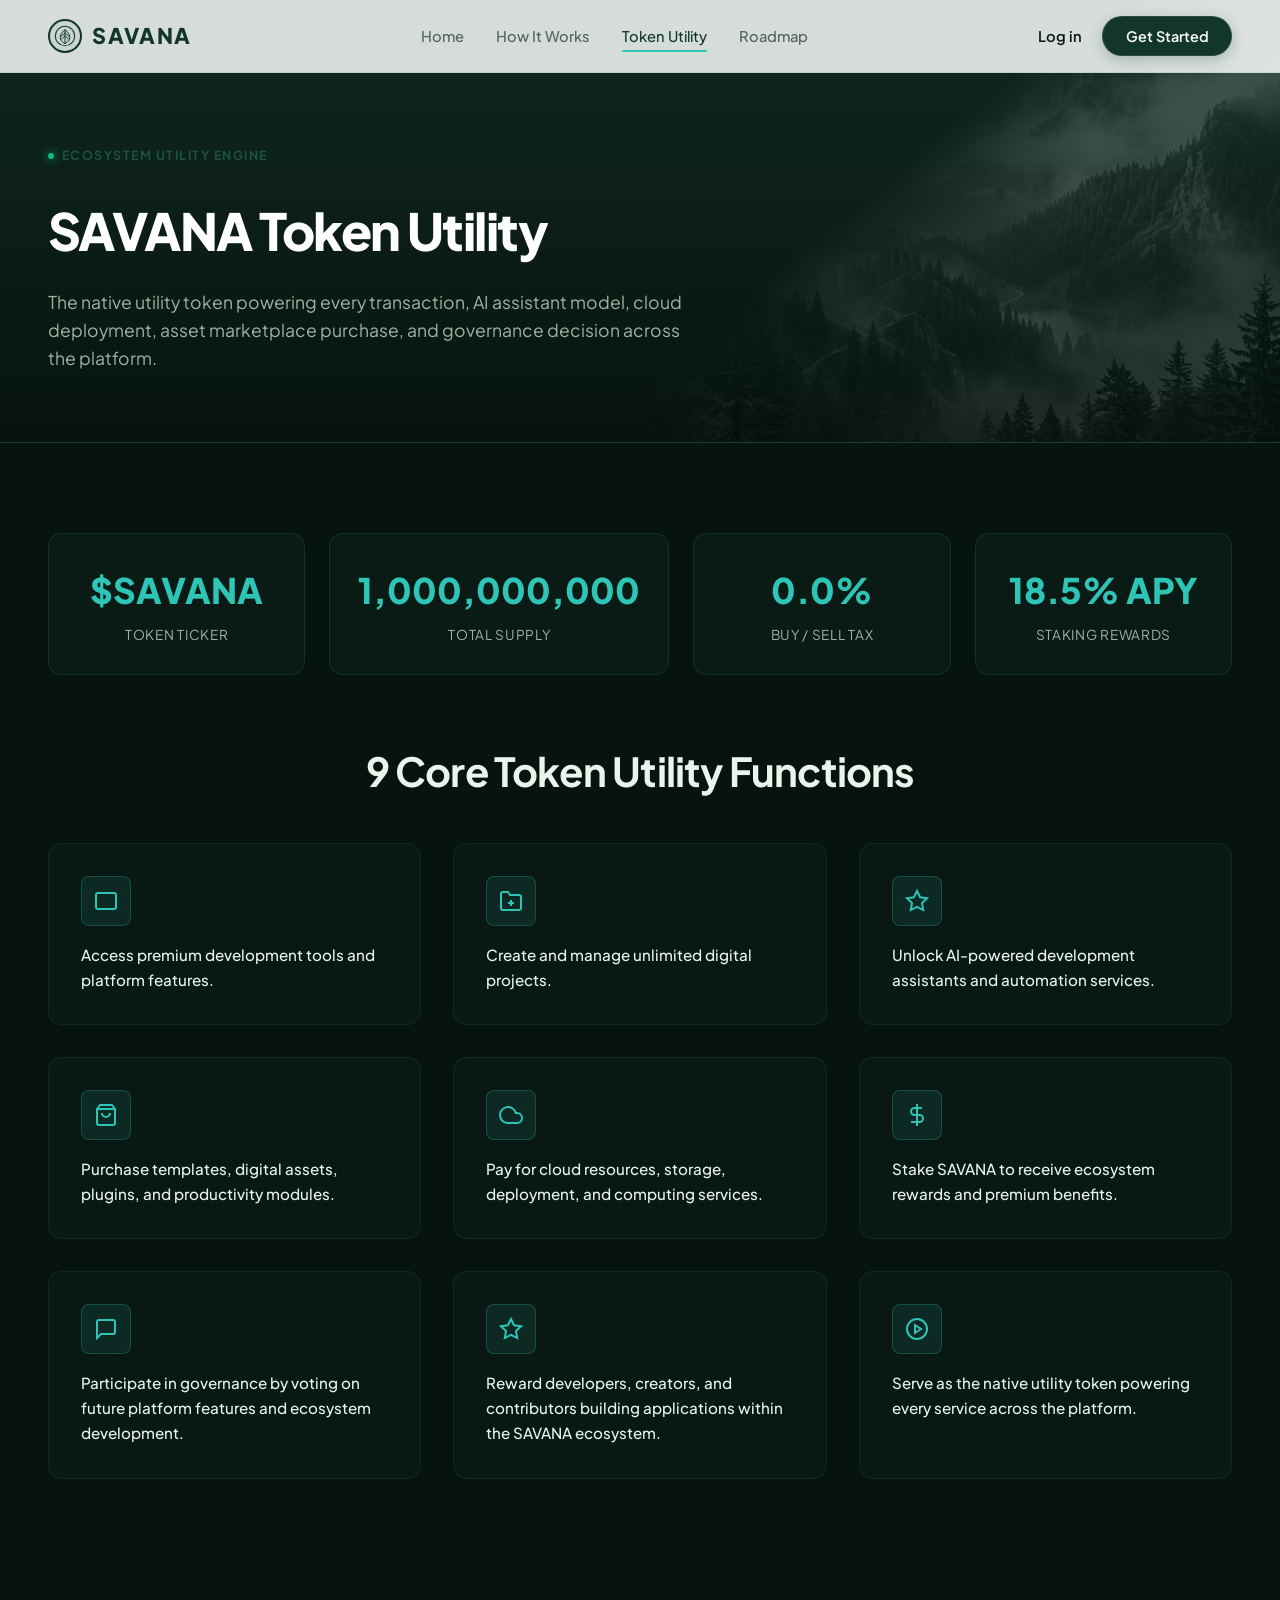
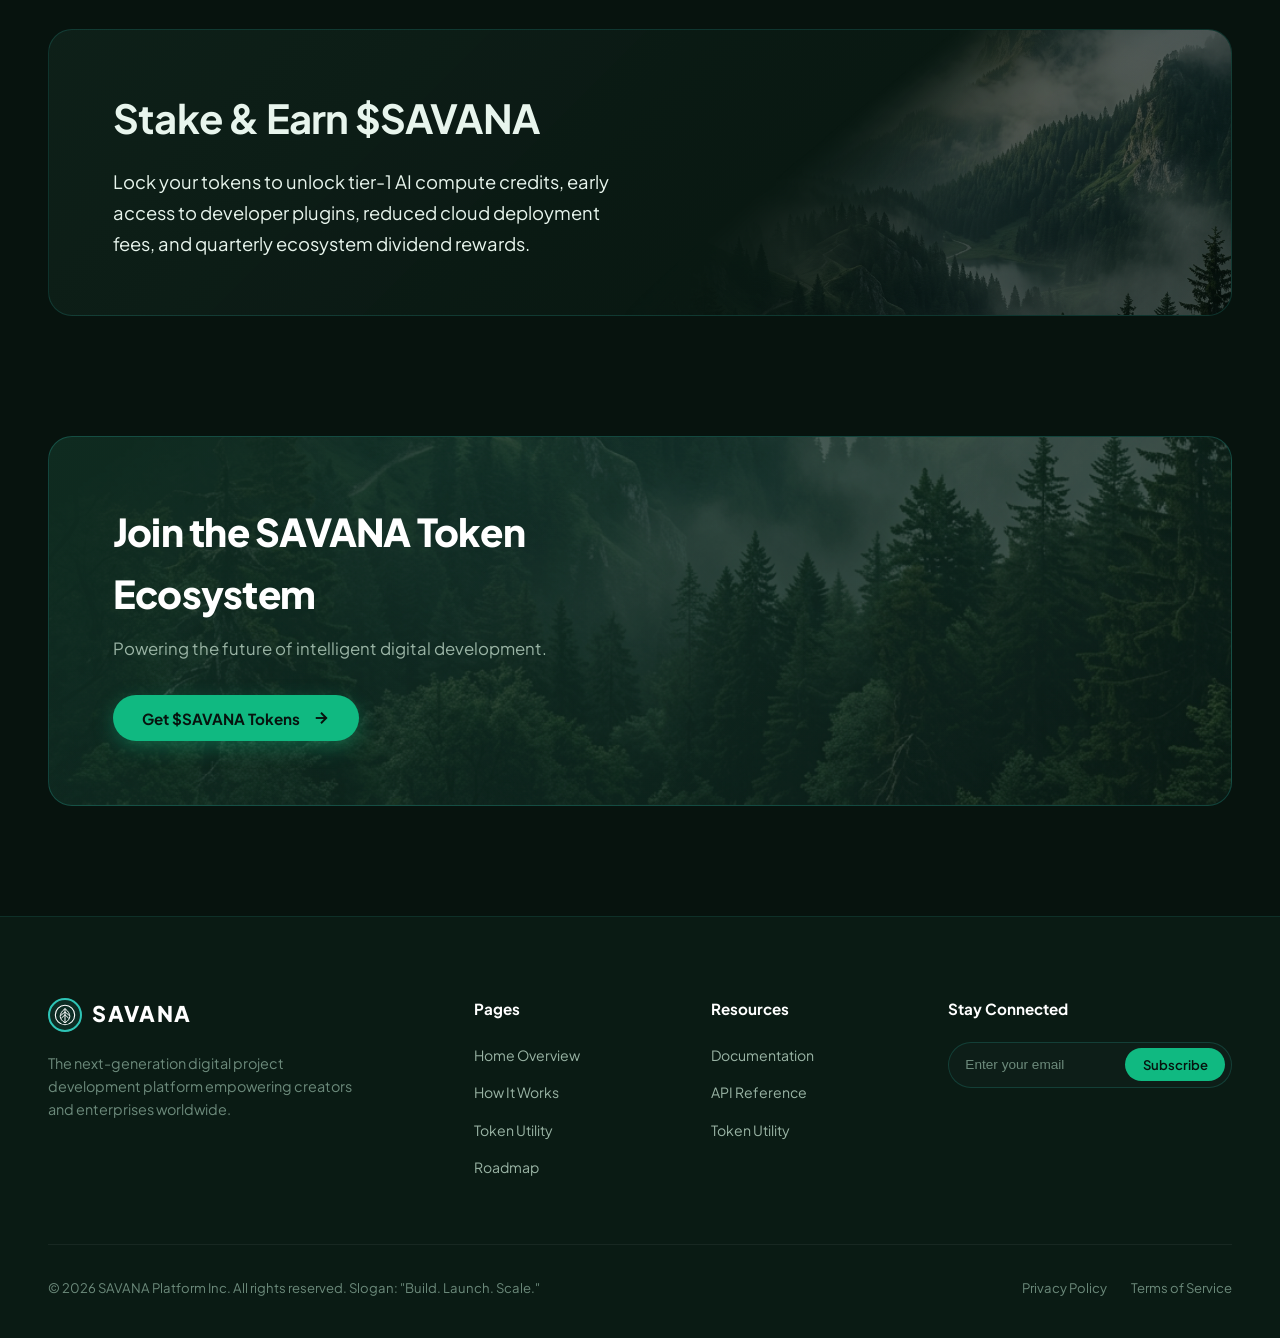
<file: tokenomics.html>
<!DOCTYPE html>
<html lang="en">
<head>
  <meta charset="UTF-8">
  <meta name="viewport" content="width=device-width, initial-scale=1.0">
  <title>Token Utility - SAVANA | Native Utility Token</title>
  <meta name="description" content="Explore the native utility token powering every service, AI assistant, cloud deployment, and governance voting across the SAVANA ecosystem.">
  
  <!-- Favicon -->
  <link rel="icon" type="image/svg+xml" href="assets/favicon.svg">
  <link rel="icon" type="image/png" sizes="32x32" href="assets/favicon.png">
  <link rel="apple-touch-icon" sizes="180x180" href="assets/apple-touch-icon.png">
  
  <!-- Google Fonts -->
  <link rel="preconnect" href="https://fonts.googleapis.com">
  <link rel="preconnect" href="https://fonts.gstatic.com" crossorigin>
  <link href="https://fonts.googleapis.com/css2?family=Plus+Jakarta+Sans:ital,wght@0,300;0,400;0,500;0,600;0,700;0,800;1,400&family=JetBrains+Mono:wght@400;600&display=swap" rel="stylesheet">
  
  <!-- Main CSS -->
  <link rel="stylesheet" href="style.css">
</head>
<body>

  <!-- SITE HEADER / NAVBAR -->
  <header class="site-header" id="site-header">
    <div class="container header-container">
      <a href="index.html" class="brand-logo" id="brand-logo">
        <div class="logo-icon">
          <svg width="22" height="22" viewBox="0 0 100 100" fill="none" stroke="currentColor" stroke-width="4.5">
            <circle cx="50" cy="50" r="44" stroke-width="5" />
            <line x1="50" y1="85" x2="50" y2="21" />
            <path d="M 50 85 C 22 70 20 45 50 21 C 80 45 78 70 50 85 Z" />
            <line x1="50" y1="36" x2="31" y2="52" />
            <line x1="50" y1="49" x2="33" y2="65" />
            <line x1="50" y1="36" x2="69" y2="52" />
            <line x1="50" y1="49" x2="67" y2="65" />
          </svg>
        </div>
        <span>SAVANA</span>
      </a>

      <nav>
        <ul class="nav-menu">
          <li><a href="index.html" class="nav-link">Home</a></li>
          <li><a href="how-it-works.html" class="nav-link">How It Works</a></li>
          <li><a href="tokenomics.html" class="nav-link active">Token Utility</a></li>
          <li><a href="roadmap.html" class="nav-link">Roadmap</a></li>
        </ul>
      </nav>

      <div class="nav-actions">
        <button class="btn-login" id="open-login-btn">Log in</button>
        <button class="btn-primary" id="open-signup-btn">Get Started</button>
      </div>

      <div class="mobile-toggle" id="mobile-toggle" aria-label="Toggle Navigation">
        <span></span>
        <span></span>
        <span></span>
      </div>
    </div>
  </header>

  <main>
    <!-- SUBPAGE HERO BANNER -->
    <section class="subpage-hero">
      <div class="subpage-hero-bg"></div>
      <div class="container">
        <div class="hero-badge">
          <span class="badge-pulse"></span>
          ECOSYSTEM UTILITY ENGINE
        </div>
        <h1 class="subpage-title">SAVANA Token Utility</h1>
        <p class="subpage-subtitle">
          The native utility token powering every transaction, AI assistant model, cloud deployment, asset marketplace purchase, and governance decision across the platform.
        </p>
      </div>
    </section>

    <!-- TOKEN STATS BANNER -->
    <section class="section-tokenomics">
      <div class="container">
        <div class="token-stats-banner">
          <div class="token-stat-card">
            <div class="stat-value">$SAVANA</div>
            <div class="stat-label">Token Ticker</div>
          </div>
          <div class="token-stat-card">
            <div class="stat-value">1,000,000,000</div>
            <div class="stat-label">Total Supply</div>
          </div>
          <div class="token-stat-card">
            <div class="stat-value">0.0%</div>
            <div class="stat-label">Buy / Sell Tax</div>
          </div>
          <div class="token-stat-card">
            <div class="stat-value">18.5% APY</div>
            <div class="stat-label">Staking Rewards</div>
          </div>
        </div>

        <h2 class="section-title" style="margin-bottom:2.5rem; text-align:center;">9 Core Token Utility Functions</h2>

        <!-- 9 UTILITY CARDS GRID -->
        <div class="utility-grid">
          
          <!-- 1 -->
          <div class="utility-card">
            <div class="utility-icon-box">
              <svg width="24" height="24" viewBox="0 0 24 24" fill="none" stroke="currentColor" stroke-width="2">
                <rect x="2" y="4" width="20" height="16" rx="2"></rect>
                <path d="M7 15h0M12 15h0M17 15h0"></path>
              </svg>
            </div>
            <p class="utility-card-text">Access premium development tools and platform features.</p>
          </div>

          <!-- 2 -->
          <div class="utility-card">
            <div class="utility-icon-box">
              <svg width="24" height="24" viewBox="0 0 24 24" fill="none" stroke="currentColor" stroke-width="2">
                <path d="M22 19a2 2 0 0 1-2 2H4a2 2 0 0 1-2-2V5a2 2 0 0 1 2-2h5l2 3h9a2 2 0 0 1 2 2z"></path>
                <line x1="12" y1="11" x2="12" y2="17"></line>
                <line x1="9" y1="14" x2="15" y2="14"></line>
              </svg>
            </div>
            <p class="utility-card-text">Create and manage unlimited digital projects.</p>
          </div>

          <!-- 3 -->
          <div class="utility-card">
            <div class="utility-icon-box">
              <svg width="24" height="24" viewBox="0 0 24 24" fill="none" stroke="currentColor" stroke-width="2">
                <polygon points="12 2 15.09 8.26 22 9.27 17 14.14 18.18 21.02 12 17.77 5.82 21.02 7 14.14 2 9.27 8.91 8.26 12 2"></polygon>
              </svg>
            </div>
            <p class="utility-card-text">Unlock AI-powered development assistants and automation services.</p>
          </div>

          <!-- 4 -->
          <div class="utility-card">
            <div class="utility-icon-box">
              <svg width="24" height="24" viewBox="0 0 24 24" fill="none" stroke="currentColor" stroke-width="2">
                <path d="M6 2L3 6v14a2 2 0 0 0 2 2h14a2 2 0 0 0 2-2V6l-3-4z"></path>
                <line x1="3" y1="6" x2="21" y2="6"></line>
                <path d="M16 10a4 4 0 0 1-8 0"></path>
              </svg>
            </div>
            <p class="utility-card-text">Purchase templates, digital assets, plugins, and productivity modules.</p>
          </div>

          <!-- 5 -->
          <div class="utility-card">
            <div class="utility-icon-box">
              <svg width="24" height="24" viewBox="0 0 24 24" fill="none" stroke="currentColor" stroke-width="2">
                <path d="M18 10h-1.26A8 8 0 1 0 9 20h9a5 5 0 0 0 0-10z"></path>
              </svg>
            </div>
            <p class="utility-card-text">Pay for cloud resources, storage, deployment, and computing services.</p>
          </div>

          <!-- 6 -->
          <div class="utility-card">
            <div class="utility-icon-box">
              <svg width="24" height="24" viewBox="0 0 24 24" fill="none" stroke="currentColor" stroke-width="2">
                <line x1="12" y1="1" x2="12" y2="23"></line>
                <path d="M17 5H9.5a3.5 3.5 0 0 0 0 7h5a3.5 3.5 0 0 1 0 7H6"></path>
              </svg>
            </div>
            <p class="utility-card-text">Stake SAVANA to receive ecosystem rewards and premium benefits.</p>
          </div>

          <!-- 7 -->
          <div class="utility-card">
            <div class="utility-icon-box">
              <svg width="24" height="24" viewBox="0 0 24 24" fill="none" stroke="currentColor" stroke-width="2">
                <path d="M21 15a2 2 0 0 1-2 2H7l-4 4V5a2 2 0 0 1 2-2h14a2 2 0 0 1 2 2z"></path>
              </svg>
            </div>
            <p class="utility-card-text">Participate in governance by voting on future platform features and ecosystem development.</p>
          </div>

          <!-- 8 -->
          <div class="utility-card">
            <div class="utility-icon-box">
              <svg width="24" height="24" viewBox="0 0 24 24" fill="none" stroke="currentColor" stroke-width="2">
                <path d="M12 2l3.09 6.26L22 9.27l-5 4.87 1.18 6.88L12 17.77l-6.18 3.25L7 14.14 2 9.27l6.91-1.01L12 2z"></path>
              </svg>
            </div>
            <p class="utility-card-text">Reward developers, creators, and contributors building applications within the SAVANA ecosystem.</p>
          </div>

          <!-- 9 -->
          <div class="utility-card">
            <div class="utility-icon-box">
              <svg width="24" height="24" viewBox="0 0 24 24" fill="none" stroke="currentColor" stroke-width="2">
                <circle cx="12" cy="12" r="10"></circle>
                <polygon points="10 8 16 12 10 16 10 8"></polygon>
              </svg>
            </div>
            <p class="utility-card-text">Serve as the native utility token powering every service across the platform.</p>
          </div>

        </div>

      </div>
    </section>

    <!-- STAKING & GOVERNANCE BANNER -->
    <section class="section-vision">
      <div class="container">
        <div class="vision-card">
          <div class="vision-bg-art"></div>
          <div class="vision-content">
            <h2 class="section-title">Stake & Earn $SAVANA</h2>
            <p class="vision-text">
              Lock your tokens to unlock tier-1 AI compute credits, early access to developer plugins, reduced cloud deployment fees, and quarterly ecosystem dividend rewards.
            </p>
          </div>
        </div>
      </div>
    </section>

    <!-- CTA BANNER -->
    <section class="section-cta">
      <div class="container">
        <div class="cta-banner-card">
          <div class="cta-bg-artwork"></div>
          <div class="cta-content">
            <h2 class="cta-title">Join the SAVANA Token Ecosystem</h2>
            <p class="cta-subtitle">Powering the future of intelligent digital development.</p>
            <button class="btn-cta-green trigger-auth" data-action="Get SAVANA Tokens">
              Get $SAVANA Tokens
              <svg width="18" height="18" viewBox="0 0 24 24" fill="none" stroke="currentColor" stroke-width="2.5">
                <line x1="5" y1="12" x2="19" y2="12"></line>
                <polyline points="12 5 19 12 12 19"></polyline>
              </svg>
            </button>
          </div>
        </div>
      </div>
    </section>
  </main>

  <!-- FOOTER -->
  <footer class="site-footer">
    <div class="container">
      <div class="footer-grid">
        <div class="footer-brand">
          <a href="index.html" class="brand-logo footer-logo">
            <div class="logo-icon">
              <svg width="22" height="22" viewBox="0 0 100 100" fill="none" stroke="currentColor" stroke-width="4.5">
                <circle cx="50" cy="50" r="44" stroke-width="5" />
                <line x1="50" y1="85" x2="50" y2="21" />
                <path d="M 50 85 C 22 70 20 45 50 21 C 80 45 78 70 50 85 Z" />
                <line x1="50" y1="36" x2="31" y2="52" />
                <line x1="50" y1="49" x2="33" y2="65" />
                <line x1="50" y1="36" x2="69" y2="52" />
                <line x1="50" y1="49" x2="67" y2="65" />
              </svg>
            </div>
            <span>SAVANA</span>
          </a>
          <p class="footer-tagline">
            The next-generation digital project development platform empowering creators and enterprises worldwide.
          </p>
        </div>

        <div>
          <h4 class="footer-heading">Pages</h4>
          <ul class="footer-links">
            <li><a href="index.html">Home Overview</a></li>
            <li><a href="how-it-works.html">How It Works</a></li>
            <li><a href="tokenomics.html">Token Utility</a></li>
            <li><a href="roadmap.html">Roadmap</a></li>
          </ul>
        </div>

        <div>
          <h4 class="footer-heading">Resources</h4>
          <ul class="footer-links">
            <li><a href="roadmap.html">Documentation</a></li>
            <li><a href="how-it-works.html">API Reference</a></li>
            <li><a href="tokenomics.html">Token Utility</a></li>
          </ul>
        </div>

        <div>
          <h4 class="footer-heading">Stay Connected</h4>
          <form class="newsletter-form" id="newsletter-form">
            <div class="newsletter-input-group">
              <input type="email" placeholder="Enter your email" required>
              <button type="submit" class="btn-subscribe">Subscribe</button>
            </div>
          </form>
        </div>
      </div>

      <div class="footer-bottom">
        <p>&copy; 2026 SAVANA Platform Inc. All rights reserved. Slogan: "Build. Launch. Scale."</p>
        <div style="display: flex; gap: 1.5rem;">
          <a href="#" style="color: inherit;">Privacy Policy</a>
          <a href="#" style="color: inherit;">Terms of Service</a>
        </div>
      </div>
    </div>
  </footer>

  <div class="modal-overlay" id="auth-modal">
    <div class="modal-box">
      <button class="modal-close" id="modal-close-btn">&times;</button>
      <h3 class="modal-title" id="modal-title">Get Started with SAVANA</h3>
      <p class="modal-subtitle" id="modal-subtitle">Enter your details to create your developer workspace.</p>
      <form id="auth-form">
        <div class="form-group">
          <label for="input-email">Email Address</label>
          <input type="email" id="input-email" class="form-control" placeholder="name@company.com" required>
        </div>
        <div class="form-group">
          <label for="input-password">Password</label>
          <input type="password" id="input-password" class="form-control" placeholder="••••••••••••" required>
        </div>
        <button type="submit" class="btn-form-submit" id="modal-submit-btn">Create Free Account</button>
      </form>
    </div>
  </div>

  <div class="toast-container" id="toast-container"></div>
  <script src="script.js"></script>
</body>
</html>
</file>
<file: style.css>
/* ==========================================================================
   SAVANA - Modern Digital Project Development Platform
   Design System & Master Stylesheet (Multi-Page Expansion)
   ========================================================================== */

/* --------------------------------------------------------------------------
   1. COLOR PALETTE & DESIGN TOKENS
   -------------------------------------------------------------------------- */
:root {
  /* Color System */
  --color-bg-light: #f3f7f4;
  --color-bg-header: rgba(243, 247, 244, 0.88);
  --color-bg-dark: #07130e;
  --color-bg-dark-alt: #0a1b14;
  --color-bg-card: rgba(16, 36, 28, 0.65);
  --color-bg-card-hover: rgba(23, 50, 39, 0.85);

  /* Primary & Accent Colors */
  --color-primary: #12372a;
  --color-primary-hover: #1b4d3e;
  --color-accent-mint: #2ec4b6;
  --color-accent-emerald: #10b981;
  --color-accent-glow: #34d399;
  --color-accent-coral: #ff8a7a;
  --color-accent-coral-glow: #ff9f8e;

  /* Typography Colors */
  --color-text-main: #0c1a14;
  --color-text-muted: #52635a;
  --color-text-dark-main: #e8f5ed;
  --color-text-dark-muted: #9ab4a5;
  --color-text-dark-sub: #6c8a7b;

  /* Glassmorphism & Borders */
  --border-light: rgba(18, 55, 42, 0.12);
  --border-dark: rgba(46, 196, 182, 0.18);
  --border-glow: rgba(46, 196, 182, 0.4);
  --glass-bg: rgba(255, 255, 255, 0.1);
  --glass-border: rgba(255, 255, 255, 0.18);
  --glass-dark-bg: rgba(12, 28, 22, 0.7);

  /* Fonts */
  --font-family:
    "Plus Jakarta Sans", -apple-system, BlinkMacSystemFont, "Segoe UI", Roboto,
    sans-serif;
  --font-mono: "JetBrains Mono", monospace;

  /* Shadows & Easing */
  --shadow-sm: 0 4px 12px rgba(0, 0, 0, 0.05);
  --shadow-md: 0 8px 30px rgba(0, 0, 0, 0.15);
  --shadow-glow: 0 0 25px rgba(46, 196, 182, 0.25);
  --shadow-coral-glow: 0 0 20px rgba(255, 138, 122, 0.3);
  --transition-fast: 0.2s cubic-bezier(0.16, 1, 0.3, 1);
  --transition-normal: 0.35s cubic-bezier(0.16, 1, 0.3, 1);
  --transition-slow: 0.6s cubic-bezier(0.16, 1, 0.3, 1);

  /* Border Radius */
  --radius-sm: 8px;
  --radius-md: 14px;
  --radius-lg: 24px;
  --radius-full: 9999px;
}

/* --------------------------------------------------------------------------
   2. GLOBAL RESET & BASE STYLES
   -------------------------------------------------------------------------- */
*,
*::before,
*::after {
  box-sizing: border-box;
  margin: 0;
  padding: 0;
}

html {
  font-family: var(--font-family);
  font-size: 16px;
  scroll-behavior: smooth;
  background-color: var(--color-bg-dark);
  color: var(--color-text-dark-main);
  -webkit-font-smoothing: antialiased;
  -moz-osx-font-smoothing: grayscale;
}

body {
  min-height: 100vh;
  overflow-x: hidden;
  line-height: 1.6;
}

a {
  color: inherit;
  text-decoration: none;
}

button {
  font-family: inherit;
  cursor: pointer;
  border: none;
  background: none;
}

img,
svg {
  display: block;
  max-width: 100%;
}

.container {
  width: 100%;
  max-width: 1240px;
  margin: 0 auto;
  padding: 0 1.75rem;
}

/* Custom Scrollbar */
::-webkit-scrollbar {
  width: 8px;
}

::-webkit-scrollbar-track {
  background: var(--color-bg-dark);
}

::-webkit-scrollbar-thumb {
  background: rgba(46, 196, 182, 0.25);
  border-radius: var(--radius-full);
}

::-webkit-scrollbar-thumb:hover {
  background: var(--color-accent-mint);
}

/* --------------------------------------------------------------------------
   3. HEADER & NAVIGATION
   -------------------------------------------------------------------------- */
.site-header {
  position: fixed;
  top: 0;
  left: 0;
  right: 0;
  z-index: 1000;
  background: var(--color-bg-header);
  backdrop-filter: blur(16px);
  -webkit-backdrop-filter: blur(16px);
  border-bottom: 1px solid rgba(18, 55, 42, 0.08);
  transition: all var(--transition-normal);
}

.site-header.scrolled {
  background: rgba(7, 19, 14, 0.88);
  border-bottom: 1px solid rgba(46, 196, 182, 0.15);
  box-shadow: 0 10px 30px rgba(0, 0, 0, 0.3);
}

.header-container {
  display: flex;
  align-items: center;
  justify-content: space-between;
  height: 72px;
}

.brand-logo {
  display: flex;
  align-items: center;
  gap: 0.65rem;
  font-weight: 800;
  font-size: 1.35rem;
  letter-spacing: 0.06em;
  color: var(--color-primary);
  transition: color var(--transition-fast);
}

.site-header.scrolled .brand-logo {
  color: #ffffff;
}

.logo-icon {
  width: 34px;
  height: 34px;
  display: flex;
  align-items: center;
  justify-content: center;
  border-radius: 50%;
  border: 2px solid var(--color-primary);
  background: rgba(18, 55, 42, 0.05);
  transition: all var(--transition-fast);
}

.site-header.scrolled .logo-icon {
  border-color: var(--color-accent-mint);
  background: rgba(46, 196, 182, 0.1);
}

.brand-logo:hover .logo-icon {
  transform: rotate(15deg) scale(1.05);
}

.nav-menu {
  display: flex;
  align-items: center;
  gap: 2rem;
  list-style: none;
}

.nav-link {
  font-size: 0.92rem;
  font-weight: 500;
  color: var(--color-text-muted);
  transition: color var(--transition-fast);
  position: relative;
  padding: 0.4rem 0;
}

.site-header.scrolled .nav-link {
  color: var(--color-text-dark-muted);
}

.nav-link:hover,
.nav-link.active {
  color: var(--color-primary);
}

.site-header.scrolled .nav-link:hover,
.site-header.scrolled .nav-link.active {
  color: var(--color-accent-mint);
}

.nav-link::after {
  content: "";
  position: absolute;
  bottom: 0;
  left: 0;
  width: 0;
  height: 2px;
  background: var(--color-accent-mint);
  border-radius: 2px;
  transition: width var(--transition-fast);
}

.nav-link:hover::after,
.nav-link.active::after {
  width: 100%;
}

.nav-actions {
  display: flex;
  align-items: center;
  gap: 1.25rem;
}

.btn-login {
  font-size: 0.92rem;
  font-weight: 600;
  color: var(--color-text-main);
  transition: color var(--transition-fast);
}

.site-header.scrolled .btn-login {
  color: var(--color-text-dark-main);
}

.btn-login:hover {
  color: var(--color-accent-emerald);
}

.btn-primary {
  display: inline-flex;
  align-items: center;
  justify-content: center;
  gap: 0.5rem;
  padding: 0.65rem 1.4rem;
  background: var(--color-primary);
  color: #ffffff;
  font-size: 0.9rem;
  font-weight: 600;
  border-radius: var(--radius-full);
  transition: all var(--transition-fast);
  box-shadow: 0 4px 14px rgba(18, 55, 42, 0.25);
  border: 1px solid rgba(255, 255, 255, 0.1);
}

.btn-primary:hover {
  background: var(--color-primary-hover);
  transform: translateY(-2px);
  box-shadow: 0 8px 24px rgba(18, 55, 42, 0.4);
}

.mobile-toggle {
  display: none;
  flex-direction: column;
  gap: 5px;
  width: 28px;
  height: 20px;
}

.mobile-toggle span {
  display: block;
  height: 2px;
  width: 100%;
  background: var(--color-text-main);
  border-radius: 2px;
  transition: all var(--transition-fast);
}

/* --------------------------------------------------------------------------
   4. HERO SECTION (HOME)
   -------------------------------------------------------------------------- */
.hero-wrapper {
  position: relative;
  min-height: 100vh;
  padding-top: 130px;
  padding-bottom: 90px;
  background: linear-gradient(180deg,
      #f1f6f2 0%,
      #d8e5dd 25%,
      #18372b 60%,
      #07130e 100%);
  overflow: hidden;
}

.hero-bg-canvas {
  position: absolute;
  top: 0;
  left: 0;
  width: 100%;
  height: 100%;
  pointer-events: none;
  z-index: 1;
}

.hero-image-overlay {
  position: absolute;
  top: 0;
  right: 0;
  width: 65%;
  height: 100%;
  background-image: url("assets/hero_bg.png");
  background-size: cover;
  background-position: center right;
  opacity: 0.45;
  mix-blend-mode: luminosity;
  mask-image:
    linear-gradient(to left, rgba(0, 0, 0, 1) 30%, rgba(0, 0, 0, 0) 100%),
    linear-gradient(to bottom, rgba(0, 0, 0, 1) 70%, rgba(0, 0, 0, 0) 100%);
  -webkit-mask-image:
    linear-gradient(to left, rgba(0, 0, 0, 1) 30%, rgba(0, 0, 0, 0) 100%),
    linear-gradient(to bottom, rgba(0, 0, 0, 1) 70%, rgba(0, 0, 0, 0) 100%);
  pointer-events: none;
  z-index: 2;
}

.hero-content {
  position: relative;
  z-index: 10;
  max-width: 640px;
}

.hero-badge {
  display: inline-flex;
  align-items: center;
  gap: 0.5rem;
  font-size: 0.78rem;
  font-weight: 700;
  letter-spacing: 0.12em;
  text-transform: uppercase;
  color: #1b5340;
  margin-bottom: 1.5rem;
}

.badge-pulse {
  width: 6px;
  height: 6px;
  background-color: var(--color-accent-emerald);
  border-radius: 50%;
  box-shadow: 0 0 10px var(--color-accent-emerald);
  animation: pulse-dot 2s infinite;
}

@keyframes pulse-dot {
  0% {
    transform: scale(0.95);
    box-shadow: 0 0 0 0 rgba(16, 185, 129, 0.7);
  }

  70% {
    transform: scale(1);
    box-shadow: 0 0 0 8px rgba(16, 185, 129, 0);
  }

  100% {
    transform: scale(0.95);
    box-shadow: 0 0 0 0 rgba(16, 185, 129, 0);
  }
}

.hero-title {
  font-size: 4.2rem;
  line-height: 1.05;
  font-weight: 800;
  letter-spacing: -0.03em;
  color: var(--color-primary);
  margin-bottom: 1.5rem;
}

.hero-title span {
  display: block;
}

.hero-description {
  font-size: 1.05rem;
  line-height: 1.65;
  color: #ffffff;
  margin-bottom: 2.25rem;
  max-width: 520px;
}

.hero-actions {
  display: flex;
  align-items: center;
  gap: 1rem;
  margin-bottom: 3.5rem;
}

.btn-hero-primary {
  display: inline-flex;
  align-items: center;
  gap: 0.75rem;
  padding: 0.85rem 1.8rem;
  background: var(--color-primary);
  color: #ffffff;
  font-size: 0.95rem;
  font-weight: 600;
  border-radius: var(--radius-full);
  box-shadow: 0 10px 25px rgba(18, 55, 42, 0.3);
  transition: all var(--transition-fast);
}

.btn-hero-primary:hover {
  background: var(--color-primary-hover);
  transform: translateY(-2px) scale(1.02);
  box-shadow: 0 14px 30px rgba(18, 55, 42, 0.45);
}

.btn-hero-primary svg {
  transition: transform var(--transition-fast);
}

.btn-hero-primary:hover svg {
  transform: translateX(4px);
}

.btn-hero-secondary {
  display: inline-flex;
  align-items: center;
  padding: 0.85rem 1.8rem;
  background: rgba(255, 255, 255, 0.45);
  backdrop-filter: blur(10px);
  -webkit-backdrop-filter: blur(10px);
  color: var(--color-primary);
  font-size: 0.95rem;
  font-weight: 600;
  border-radius: var(--radius-full);
  border: 1px solid rgba(18, 55, 42, 0.15);
  transition: all var(--transition-fast);
}

.btn-hero-secondary:hover {
  background: rgba(255, 255, 255, 0.75);
  transform: translateY(-2px);
  box-shadow: 0 8px 20px rgba(0, 0, 0, 0.08);
}

/* Hero Feature Cards */
.hero-features {
  display: grid;
  grid-template-columns: repeat(3, 1fr);
  gap: 1.5rem;
  max-width: 580px;
}

.feature-badge-item {
  display: flex;
  flex-direction: column;
  gap: 0.35rem;
}

.feature-icon-wrapper {
  width: 36px;
  height: 36px;
  border-radius: 50%;
  background: var(--color-primary);
  color: #ffffff;
  display: flex;
  align-items: center;
  justify-content: center;
  margin-bottom: 0.35rem;
  box-shadow: 0 4px 12px rgba(18, 55, 42, 0.25);
  transition: transform var(--transition-fast);
}

.feature-badge-item:hover .feature-icon-wrapper {
  transform: translateY(-3px) rotate(8deg);
  background: var(--color-accent-emerald);
}

.feature-badge-title {
  font-size: 0.9rem;
  font-weight: 700;
  color: white;
}

.feature-badge-desc {
  font-size: 0.78rem;
  line-height: 1.4;
  color: #ffffff;
}

/* --------------------------------------------------------------------------
   5. SUBPAGE HERO BANNER (For How It Works, Tokenomics, Roadmap)
   -------------------------------------------------------------------------- */
.subpage-hero {
  position: relative;
  padding-top: 140px;
  padding-bottom: 70px;
  background: linear-gradient(180deg, #10291f 0%, #07130e 100%);
  border-bottom: 1px solid rgba(46, 196, 182, 0.15);
  overflow: hidden;
}

.subpage-hero-bg {
  position: absolute;
  top: 0;
  right: 0;
  width: 50%;
  height: 100%;
  background-image: url("assets/hero_bg.png");
  background-size: cover;
  background-position: center right;
  opacity: 0.25;
  mix-blend-mode: luminosity;
  pointer-events: none;
}

.subpage-title {
  font-size: 3.2rem;
  font-weight: 800;
  color: #ffffff;
  letter-spacing: -0.03em;
  margin-bottom: 1rem;
}

.subpage-subtitle {
  font-size: 1.1rem;
  line-height: 1.6;
  color: var(--color-text-dark-muted);
  max-width: 650px;
}

/* --------------------------------------------------------------------------
   6. INTRODUCTION & CORE CONCEPT SECTION
   -------------------------------------------------------------------------- */
.section-intro {
  padding: 110px 0;
  background-color: var(--color-bg-dark);
  position: relative;
}

.intro-grid {
  display: grid;
  grid-template-columns: 1.1fr 0.9fr;
  gap: 4rem;
  align-items: center;
}

.section-title {
  font-size: 2.5rem;
  font-weight: 700;
  color: var(--color-text-dark-main);
  letter-spacing: -0.02em;
  margin-bottom: 1.75rem;
}

.intro-text-content p {
  font-size: 0.96rem;
  line-height: 1.75;
  color: var(--color-text-dark-muted);
  margin-bottom: 1.5rem;
}

/* Core Concept Box */
.concept-box {
  background: rgba(16, 42, 32, 0.6);
  border: 1px solid rgba(46, 196, 182, 0.25);
  border-radius: var(--radius-md);
  padding: 2rem;
  margin-top: 2rem;
  position: relative;
}

.concept-box::before {
  content: "";
  position: absolute;
  top: 0;
  left: 0;
  width: 4px;
  height: 100%;
  background: var(--color-accent-mint);
  border-radius: 4px 0 0 4px;
}

.concept-title {
  font-size: 1.15rem;
  font-weight: 700;
  color: var(--color-accent-mint);
  margin-bottom: 0.75rem;
}

/* Ecosystem Keywords Cloud */
.keywords-section {
  padding: 50px 0;
  background-color: #050e0a;
  border-top: 1px solid rgba(46, 196, 182, 0.1);
  border-bottom: 1px solid rgba(46, 196, 182, 0.1);
}

.keywords-cloud {
  display: flex;
  flex-wrap: wrap;
  gap: 0.85rem;
  justify-content: center;
}

.keyword-badge {
  padding: 0.5rem 1.25rem;
  background: rgba(18, 48, 36, 0.6);
  border: 1px solid rgba(46, 196, 182, 0.2);
  border-radius: var(--radius-full);
  font-size: 0.88rem;
  font-weight: 600;
  color: var(--color-text-dark-main);
  transition: all var(--transition-fast);
}

.keyword-badge:hover {
  background: var(--color-accent-mint);
  color: var(--color-bg-dark);
  box-shadow: 0 0 15px rgba(46, 196, 182, 0.4);
  transform: translateY(-2px);
}

/* Intro Globe Graphic Container */
.intro-visual-wrapper {
  position: relative;
  display: flex;
  align-items: center;
  justify-content: center;
}

.orb-display-card {
  position: relative;
  width: 100%;
  max-width: 440px;
  aspect-ratio: 1;
  border-radius: 50%;
  display: flex;
  align-items: center;
  justify-content: center;
}

.orb-img {
  width: 100%;
  height: 100%;
  object-fit: contain;
  filter: drop-shadow(0 0 35px rgba(46, 196, 182, 0.25));
  animation: pulse-glow 8s ease-in-out infinite alternate;
}

@keyframes pulse-glow {
  0% {
    transform: scale(0.98);
    filter: drop-shadow(0 0 25px rgba(46, 196, 182, 0.2));
  }

  100% {
    transform: scale(1.02);
    filter: drop-shadow(0 0 45px rgba(46, 196, 182, 0.4));
  }
}

/* Orbital Rings CSS graphic layer */
.orbital-ring {
  position: absolute;
  border: 1px solid rgba(46, 196, 182, 0.25);
  border-radius: 50%;
  pointer-events: none;
}

.ring-1 {
  width: 115%;
  height: 115%;
  border-style: dashed;
  animation: spin-slow 40s linear infinite;
}

.ring-2 {
  width: 130%;
  height: 130%;
  animation: spin-slow 65s linear infinite reverse;
}

@keyframes spin-slow {
  from {
    transform: rotate(0deg);
  }

  to {
    transform: rotate(360deg);
  }
}

.orbital-node {
  position: absolute;
  width: 10px;
  height: 10px;
  border-radius: 50%;
  background: var(--color-accent-mint);
  box-shadow: 0 0 12px var(--color-accent-mint);
}

.orbital-node.coral {
  background: var(--color-accent-coral);
  box-shadow: 0 0 12px var(--color-accent-coral);
}

/* --------------------------------------------------------------------------
   7. VISION SECTION
   -------------------------------------------------------------------------- */
.section-vision {
  padding: 60px 0;
  background-color: var(--color-bg-dark);
}

.vision-card {
  position: relative;
  background: linear-gradient(135deg,
      rgba(16, 36, 28, 0.8),
      rgba(7, 19, 14, 0.95));
  border: 1px solid rgba(46, 196, 182, 0.18);
  border-radius: var(--radius-lg);
  padding: 3.5rem 4rem;
  overflow: hidden;
  display: flex;
  align-items: center;
  justify-content: space-between;
}

.vision-bg-art {
  position: absolute;
  right: 0;
  top: 0;
  width: 55%;
  height: 100%;
  background-image: url("assets/hero_bg.png");
  background-size: cover;
  background-position: center right;
  opacity: 0.35;
  mask-image: linear-gradient(to left,
      rgba(0, 0, 0, 1) 40%,
      rgba(0, 0, 0, 0) 100%);
  -webkit-mask-image: linear-gradient(to left,
      rgba(0, 0, 0, 1) 40%,
      rgba(0, 0, 0, 0) 100%);
  pointer-events: none;
}

.vision-content {
  position: relative;
  z-index: 5;
  max-width: 520px;
}

.vision-content .section-title {
  margin-bottom: 1rem;
}

.vision-text {
  font-size: 1.15rem;
  line-height: 1.7;
  color: var(--color-text-dark-main);
  font-weight: 400;
}

/* --------------------------------------------------------------------------
   8. HOW IT WORKS PAGE STYLES
   -------------------------------------------------------------------------- */
.section-workflow {
  padding: 90px 0;
  background-color: var(--color-bg-dark);
}

.step-nav-bar {
  display: flex;
  gap: 1rem;
  margin-bottom: 3.5rem;
  overflow-x: auto;
  padding-bottom: 0.5rem;
}

.step-tab-btn {
  flex: 1;
  min-width: 180px;
  padding: 1.25rem 1rem;
  background: rgba(14, 32, 25, 0.5);
  border: 1px solid rgba(46, 196, 182, 0.12);
  border-radius: var(--radius-md);
  color: var(--color-text-dark-muted);
  text-align: left;
  transition: all var(--transition-normal);
  display: flex;
  flex-direction: column;
  gap: 0.35rem;
}

.step-tab-btn:hover {
  background: rgba(18, 44, 34, 0.7);
  border-color: rgba(46, 196, 182, 0.3);
}

.step-tab-btn.active {
  background: rgba(22, 54, 42, 0.9);
  border-color: var(--color-accent-mint);
  color: #ffffff;
  box-shadow:
    0 8px 24px rgba(0, 0, 0, 0.3),
    0 0 15px rgba(46, 196, 182, 0.2);
}

.step-num {
  font-size: 0.8rem;
  font-weight: 800;
  color: var(--color-accent-mint);
  letter-spacing: 0.08em;
  text-transform: uppercase;
}

.step-title-small {
  font-size: 0.95rem;
  font-weight: 700;
}

.workflow-detail-card {
  background: linear-gradient(145deg,
      rgba(16, 40, 31, 0.7),
      rgba(9, 23, 17, 0.9));
  border: 1px solid rgba(46, 196, 182, 0.2);
  border-radius: var(--radius-lg);
  padding: 3.5rem;
  display: grid;
  grid-template-columns: 1fr 1fr;
  gap: 3.5rem;
  align-items: center;
}

.step-display-info h3 {
  font-size: 2rem;
  font-weight: 800;
  color: #ffffff;
  margin-bottom: 1.25rem;
}

.step-display-info p {
  font-size: 1rem;
  line-height: 1.75;
  color: var(--color-text-dark-muted);
  margin-bottom: 2rem;
}

.step-features-list {
  list-style: none;
  display: flex;
  flex-direction: column;
  gap: 0.85rem;
}

.step-features-list li {
  display: flex;
  align-items: center;
  gap: 0.75rem;
  font-size: 0.92rem;
  color: var(--color-text-dark-main);
}

.step-features-list li svg {
  color: var(--color-accent-emerald);
  flex-shrink: 0;
}

.step-mock-graphic {
  background: rgba(5, 14, 10, 0.8);
  border: 1px solid rgba(46, 196, 182, 0.25);
  border-radius: var(--radius-md);
  padding: 1.75rem;
  font-family: var(--font-mono);
  font-size: 0.85rem;
  color: var(--color-accent-mint);
  box-shadow: 0 15px 35px rgba(0, 0, 0, 0.4);
}

/* --------------------------------------------------------------------------
   9. TOKEN UTILITY PAGE STYLES
   -------------------------------------------------------------------------- */
.section-tokenomics {
  padding: 90px 0;
  background-color: var(--color-bg-dark);
}

.token-stats-banner {
  display: grid;
  grid-template-columns: repeat(4, 1fr);
  gap: 1.5rem;
  margin-bottom: 4rem;
}

.token-stat-card {
  background: rgba(14, 34, 26, 0.5);
  border: 1px solid rgba(46, 196, 182, 0.15);
  border-radius: var(--radius-md);
  padding: 1.75rem;
  text-align: center;
}

.stat-value {
  font-size: 2.2rem;
  font-weight: 800;
  color: var(--color-accent-mint);
  margin-bottom: 0.35rem;
}

.stat-label {
  font-size: 0.85rem;
  color: var(--color-text-dark-muted);
  text-transform: uppercase;
  letter-spacing: 0.05em;
}

.utility-grid {
  display: grid;
  grid-template-columns: repeat(3, 1fr);
  gap: 2rem;
}

.utility-card {
  background: rgba(14, 32, 25, 0.45);
  border: 1px solid rgba(46, 196, 182, 0.1);
  border-radius: var(--radius-md);
  padding: 2rem;
  transition: all var(--transition-normal);
  display: flex;
  flex-direction: column;
  gap: 1rem;
}

.utility-card:hover {
  background: rgba(18, 46, 35, 0.75);
  border-color: var(--color-accent-mint);
  transform: translateY(-5px);
  box-shadow:
    0 15px 35px rgba(0, 0, 0, 0.3),
    0 0 20px rgba(46, 196, 182, 0.15);
}

.utility-icon-box {
  width: 50px;
  height: 50px;
  border-radius: var(--radius-sm);
  background: rgba(46, 196, 182, 0.1);
  color: var(--color-accent-mint);
  display: flex;
  align-items: center;
  justify-content: center;
  border: 1px solid rgba(46, 196, 182, 0.25);
  transition: all var(--transition-fast);
}

.utility-card:hover .utility-icon-box {
  background: var(--color-accent-mint);
  color: var(--color-bg-dark);
  box-shadow: 0 0 15px var(--color-accent-mint);
}

.utility-card-text {
  font-size: 0.95rem;
  line-height: 1.65;
  color: var(--color-text-dark-main);
  font-weight: 500;
}

/* --------------------------------------------------------------------------
   10. ROADMAP PAGE STYLES
   -------------------------------------------------------------------------- */
.section-roadmap {
  padding: 90px 0;
  background-color: var(--color-bg-dark);
}

.roadmap-grid {
  display: grid;
  grid-template-columns: repeat(2, 1fr);
  gap: 2.5rem;
}

.roadmap-phase-card {
  background: rgba(13, 30, 23, 0.6);
  border: 1px solid rgba(46, 196, 182, 0.15);
  border-radius: var(--radius-lg);
  padding: 2.5rem;
  position: relative;
  transition: all var(--transition-normal);
}

.roadmap-phase-card:hover {
  border-color: var(--color-accent-mint);
  box-shadow:
    0 15px 40px rgba(0, 0, 0, 0.4),
    0 0 25px rgba(46, 196, 182, 0.15);
  transform: translateY(-4px);
}

.phase-header {
  display: flex;
  align-items: center;
  justify-content: space-between;
  margin-bottom: 1.5rem;

  padding-bottom: 1rem;
  border-bottom: 1px solid rgba(46, 196, 182, 0.12);
}

.phase-tag {
  font-size: 0.8rem;
  font-weight: 800;
  color: var(--color-accent-mint);
  letter-spacing: 0.08em;
  text-transform: uppercase;
}

.phase-title {
  font-size: 1.5rem;
  font-weight: 800;
  color: #ffffff;
}

.phase-badge {
  padding: 0.35rem 0.85rem;
  border-radius: var(--radius-full);
  font-size: 0.75rem;
  font-weight: 700;
  text-transform: uppercase;
  letter-spacing: 0.05em;
}

.phase-badge.completed {
  background: rgba(16, 185, 129, 0.15);
  color: var(--color-accent-emerald);
  border: 1px solid rgba(16, 185, 129, 0.3);
}

.phase-badge.in-progress {
  background: rgba(255, 138, 122, 0.15);
  color: var(--color-accent-coral);
  border: 1px solid rgba(255, 138, 122, 0.3);
}

.phase-badge.upcoming {
  background: rgba(154, 180, 165, 0.1);
  color: var(--color-text-dark-muted);
  border: 1px solid rgba(154, 180, 165, 0.2);
}

.milestone-list {
  list-style: none;
  display: flex;
  flex-direction: column;
  gap: 1rem;
}

.milestone-item {
  display: flex;
  align-items: center;
  gap: 0.85rem;
  font-size: 0.95rem;
  color: var(--color-text-dark-main);
}

.milestone-icon {
  width: 20px;
  height: 20px;
  border-radius: 50%;
  display: flex;
  align-items: center;
  justify-content: center;
  flex-shrink: 0;
}

.milestone-item.done .milestone-icon {
  background: var(--color-accent-emerald);
  color: var(--color-bg-dark);
}

.milestone-item.active .milestone-icon {
  background: var(--color-accent-coral);
  color: var(--color-bg-dark);
}

.milestone-item.future .milestone-icon {
  background: rgba(255, 255, 255, 0.1);
  color: var(--color-text-dark-sub);
}

/* --------------------------------------------------------------------------
   11. SAVANA CORE CAPABILITIES SECTION (HOME)
   -------------------------------------------------------------------------- */
.section-capabilities {
  padding: 110px 0;
  background-color: var(--color-bg-dark);
}

.capabilities-header {
  margin-bottom: 4rem;
}

.capabilities-grid {
  display: grid;
  grid-template-columns: repeat(2, 1fr);
  gap: 2.25rem 3.5rem;
}

.capability-card {
  display: flex;
  gap: 1.5rem;
  padding: 1.75rem;
  border-radius: var(--radius-md);
  background: rgba(14, 32, 25, 0.4);
  border: 1px solid rgba(46, 196, 182, 0.08);
  transition: all var(--transition-normal);
  cursor: pointer;
}

.capability-card:hover {
  background: rgba(18, 44, 34, 0.7);
  border-color: rgba(46, 196, 182, 0.3);
  transform: translateY(-4px);
  box-shadow:
    0 12px 30px rgba(0, 0, 0, 0.3),
    0 0 20px rgba(46, 196, 182, 0.1);
}

.capability-icon {
  width: 48px;
  height: 48px;
  flex-shrink: 0;
  border-radius: var(--radius-sm);
  border: 1px solid rgba(46, 196, 182, 0.3);
  background: rgba(46, 196, 182, 0.06);
  color: var(--color-accent-mint);
  display: flex;
  align-items: center;
  justify-content: center;
  transition: all var(--transition-fast);
}

.capability-card:hover .capability-icon {
  background: var(--color-accent-mint);
  color: var(--color-bg-dark);
  box-shadow: 0 0 15px var(--color-accent-mint);
  transform: scale(1.08);
}

.capability-body {
  display: flex;
  flex-direction: column;
  gap: 0.5rem;
}

.capability-title {
  font-size: 1.12rem;
  font-weight: 700;
  color: var(--color-text-dark-main);
}

.capability-desc {
  font-size: 0.9rem;
  line-height: 1.6;
  color: var(--color-text-dark-muted);
}

/* --------------------------------------------------------------------------
   12. FROM IDEA TO IMPACT CTA BANNER
   -------------------------------------------------------------------------- */
.section-cta {
  padding: 60px 0 110px 0;
  background-color: var(--color-bg-dark);
}

.cta-banner-card {
  position: relative;
  background: linear-gradient(135deg, #0f2b20 0%, #081711 100%);
  border: 1px solid rgba(46, 196, 182, 0.25);
  border-radius: var(--radius-lg);
  padding: 4rem;
  overflow: hidden;
  display: flex;
  flex-direction: column;
  justify-content: center;
  min-height: 280px;
}

.cta-bg-artwork {
  position: absolute;
  top: 0;
  right: 0;
  width: 100%;
  height: 100%;
  background-image: url("assets/hero_bg.png");
  background-size: cover;
  background-position: center bottom;
  opacity: 0.35;
  mix-blend-mode: screen;
  pointer-events: none;
}

.cta-content {
  position: relative;
  z-index: 5;
  max-width: 580px;
}

.cta-title {
  font-size: 2.4rem;
  font-weight: 800;
  color: #ffffff;
  letter-spacing: -0.02em;
  margin-bottom: 0.75rem;
}

.cta-subtitle {
  font-size: 1.05rem;
  color: var(--color-text-dark-muted);
  margin-bottom: 2rem;
}

.btn-cta-green {
  display: inline-flex;
  align-items: center;
  gap: 0.75rem;
  padding: 0.85rem 1.8rem;
  background: var(--color-accent-emerald);
  color: #07130e;
  font-size: 0.95rem;
  font-weight: 700;
  border-radius: var(--radius-full);
  box-shadow: 0 6px 20px rgba(16, 185, 129, 0.35);
  transition: all var(--transition-fast);
  width: fit-content;
}

.btn-cta-green:hover {
  background: #34d399;
  transform: translateY(-2px);
  box-shadow: 0 10px 28px rgba(16, 185, 129, 0.5);
}

.btn-cta-green svg {
  transition: transform var(--transition-fast);
}

.btn-cta-green:hover svg {
  transform: translateX(4px);
}

/* --------------------------------------------------------------------------
   13. FOOTER
   -------------------------------------------------------------------------- */
.site-footer {
  background-color: var(--color-bg-dark-alt);
  border-top: 1px solid rgba(46, 196, 182, 0.12);
  padding: 80px 0 40px 0;
  color: var(--color-text-dark-muted);
}

.footer-grid {
  display: grid;
  grid-template-columns: 2fr 1fr 1fr 1.5fr;
  gap: 3rem;
  margin-bottom: 4rem;
}

.footer-brand {
  display: flex;
  flex-direction: column;
  gap: 1.25rem;
}

.footer-logo {
  color: #ffffff;
}

.footer-logo .logo-icon {
  border-color: var(--color-accent-mint);
  background: rgba(46, 196, 182, 0.1);
}

.footer-tagline {
  font-size: 0.9rem;
  line-height: 1.6;
  color: var(--color-text-dark-sub);
  max-width: 320px;
}

.footer-heading {
  font-size: 0.95rem;
  font-weight: 700;
  color: #ffffff;
  margin-bottom: 1.25rem;
}

.footer-links {
  list-style: none;
  display: flex;
  flex-direction: column;
  gap: 0.75rem;
}

.footer-links a {
  font-size: 0.88rem;
  color: var(--color-text-dark-muted);
  transition: color var(--transition-fast);
}

.footer-links a:hover {
  color: var(--color-accent-mint);
}

.newsletter-form {
  display: flex;
  flex-direction: column;
  gap: 0.75rem;
}

.newsletter-input-group {
  display: flex;
  background: rgba(14, 32, 25, 0.8);
  border: 1px solid rgba(46, 196, 182, 0.2);
  border-radius: var(--radius-full);
  padding: 0.35rem 0.35rem 0.35rem 1rem;
}

.newsletter-input-group input {
  background: none;
  border: none;
  outline: none;
  color: #ffffff;
  font-size: 0.85rem;
  width: 100%;
}

.newsletter-input-group input::placeholder {
  color: var(--color-text-dark-sub);
}

.btn-subscribe {
  padding: 0.5rem 1.1rem;
  background: var(--color-accent-emerald);
  color: var(--color-bg-dark);
  font-weight: 600;
  font-size: 0.82rem;
  border-radius: var(--radius-full);
  transition: background var(--transition-fast);
}

.btn-subscribe:hover {
  background: var(--color-accent-mint);
}

.footer-bottom {
  border-top: 1px solid rgba(255, 255, 255, 0.06);
  padding-top: 2rem;
  display: flex;
  align-items: center;
  justify-content: space-between;
  font-size: 0.82rem;
  color: var(--color-text-dark-sub);
}

/* --------------------------------------------------------------------------
   14. MODALS & OVERLAYS
   -------------------------------------------------------------------------- */
.modal-overlay {
  position: fixed;
  top: 0;
  left: 0;
  width: 100%;
  height: 100%;
  background: rgba(4, 12, 9, 0.85);
  backdrop-filter: blur(12px);
  -webkit-backdrop-filter: blur(12px);
  z-index: 2000;
  display: flex;
  align-items: center;
  justify-content: center;
  opacity: 0;
  visibility: hidden;
  transition: all var(--transition-normal);
}

.modal-overlay.active {
  opacity: 1;
  visibility: visible;
}

.modal-box {
  background: #0d2119;
  border: 1px solid rgba(46, 196, 182, 0.3);
  border-radius: var(--radius-lg);
  width: 100%;
  max-width: 480px;
  padding: 2.5rem;
  position: relative;
  box-shadow:
    0 20px 50px rgba(0, 0, 0, 0.5),
    0 0 30px rgba(46, 196, 182, 0.15);
  transform: translateY(20px) scale(0.96);
  transition: all var(--transition-normal);
}

.modal-overlay.active .modal-box {
  transform: translateY(0) scale(1);
}

.modal-close {
  position: absolute;
  top: 1.25rem;
  right: 1.25rem;
  color: var(--color-text-dark-muted);
  font-size: 1.25rem;
  transition: color var(--transition-fast);
}

.modal-close:hover {
  color: var(--color-accent-mint);
}

.modal-title {
  font-size: 1.5rem;
  font-weight: 700;
  color: #ffffff;
  margin-bottom: 0.5rem;
}

.modal-subtitle {
  font-size: 0.88rem;
  color: var(--color-text-dark-muted);
  margin-bottom: 1.75rem;
}

.form-group {
  display: flex;
  flex-direction: column;
  gap: 0.5rem;
  margin-bottom: 1.25rem;
}

.form-group label {
  font-size: 0.82rem;
  font-weight: 600;
  color: var(--color-text-dark-main);
}

.form-control {
  background: rgba(6, 16, 12, 0.7);
  border: 1px solid rgba(46, 196, 182, 0.2);
  border-radius: var(--radius-sm);
  padding: 0.75rem 1rem;
  color: #ffffff;
  font-size: 0.9rem;
  font-family: inherit;
  outline: none;
  transition: border-color var(--transition-fast);
}

.form-control:focus {
  border-color: var(--color-accent-mint);
  box-shadow: 0 0 10px rgba(46, 196, 182, 0.2);
}

.btn-form-submit {
  width: 100%;
  padding: 0.85rem;
  background: var(--color-accent-emerald);
  color: var(--color-bg-dark);
  font-weight: 700;
  font-size: 0.95rem;
  border-radius: var(--radius-sm);
  margin-top: 1rem;
  transition: all var(--transition-fast);
}

.btn-form-submit:hover {
  background: var(--color-accent-mint);
  box-shadow: 0 4px 15px rgba(46, 196, 182, 0.3);
}

/* Toast Notifications */
.toast-container {
  position: fixed;
  bottom: 2rem;
  right: 2rem;
  z-index: 3000;
  display: flex;
  flex-direction: column;
  gap: 0.75rem;
}

.toast-item {
  background: #0f291e;
  border: 1px solid var(--color-accent-mint);
  color: #ffffff;
  padding: 1rem 1.5rem;
  border-radius: var(--radius-sm);
  font-size: 0.88rem;
  box-shadow: 0 10px 30px rgba(0, 0, 0, 0.4);
  display: flex;
  align-items: center;
  gap: 0.75rem;
  animation: slide-toast 0.4s cubic-bezier(0.16, 1, 0.3, 1) forwards;
}

@keyframes slide-toast {
  from {
    transform: translateX(100%);
    opacity: 0;
  }

  to {
    transform: translateX(0);
    opacity: 1;
  }
}

/* --------------------------------------------------------------------------
   15. RESPONSIVE BREAKPOINTS
   -------------------------------------------------------------------------- */
@media (max-width: 1024px) {
  .hero-title {
    font-size: 3.4rem;
  }

  .intro-grid,
  .workflow-detail-card {
    grid-template-columns: 1fr;
    gap: 3rem;
  }

  .intro-visual-wrapper {
    order: -1;
  }

  .vision-card {
    padding: 3rem;
  }

  .utility-grid {
    grid-template-columns: repeat(2, 1fr);
  }

  .roadmap-grid {
    grid-template-columns: 1fr;
  }

  .token-stats-banner {
    grid-template-columns: repeat(2, 1fr);
  }

  .footer-grid {
    grid-template-columns: 1fr 1fr;
  }
}

@media (max-width: 768px) {

  .nav-menu,
  .nav-actions {
    display: none;
  }

  .mobile-toggle {
    display: flex;
  }

  .hero-title,
  .subpage-title {
    font-size: 2.5rem;
  }

  .hero-features,
  .utility-grid,
  .token-stats-banner {
    grid-template-columns: 1fr;
  }

  .capabilities-grid {
    grid-template-columns: 1fr;
  }

  .cta-banner-card,
  .workflow-detail-card,
  .roadmap-phase-card {
    padding: 2rem 1.5rem;
  }

  .footer-grid {
    grid-template-columns: 1fr;
  }

  .footer-bottom {
    flex-direction: column;
    gap: 1rem;
    text-align: center;
  }
}
</file>
